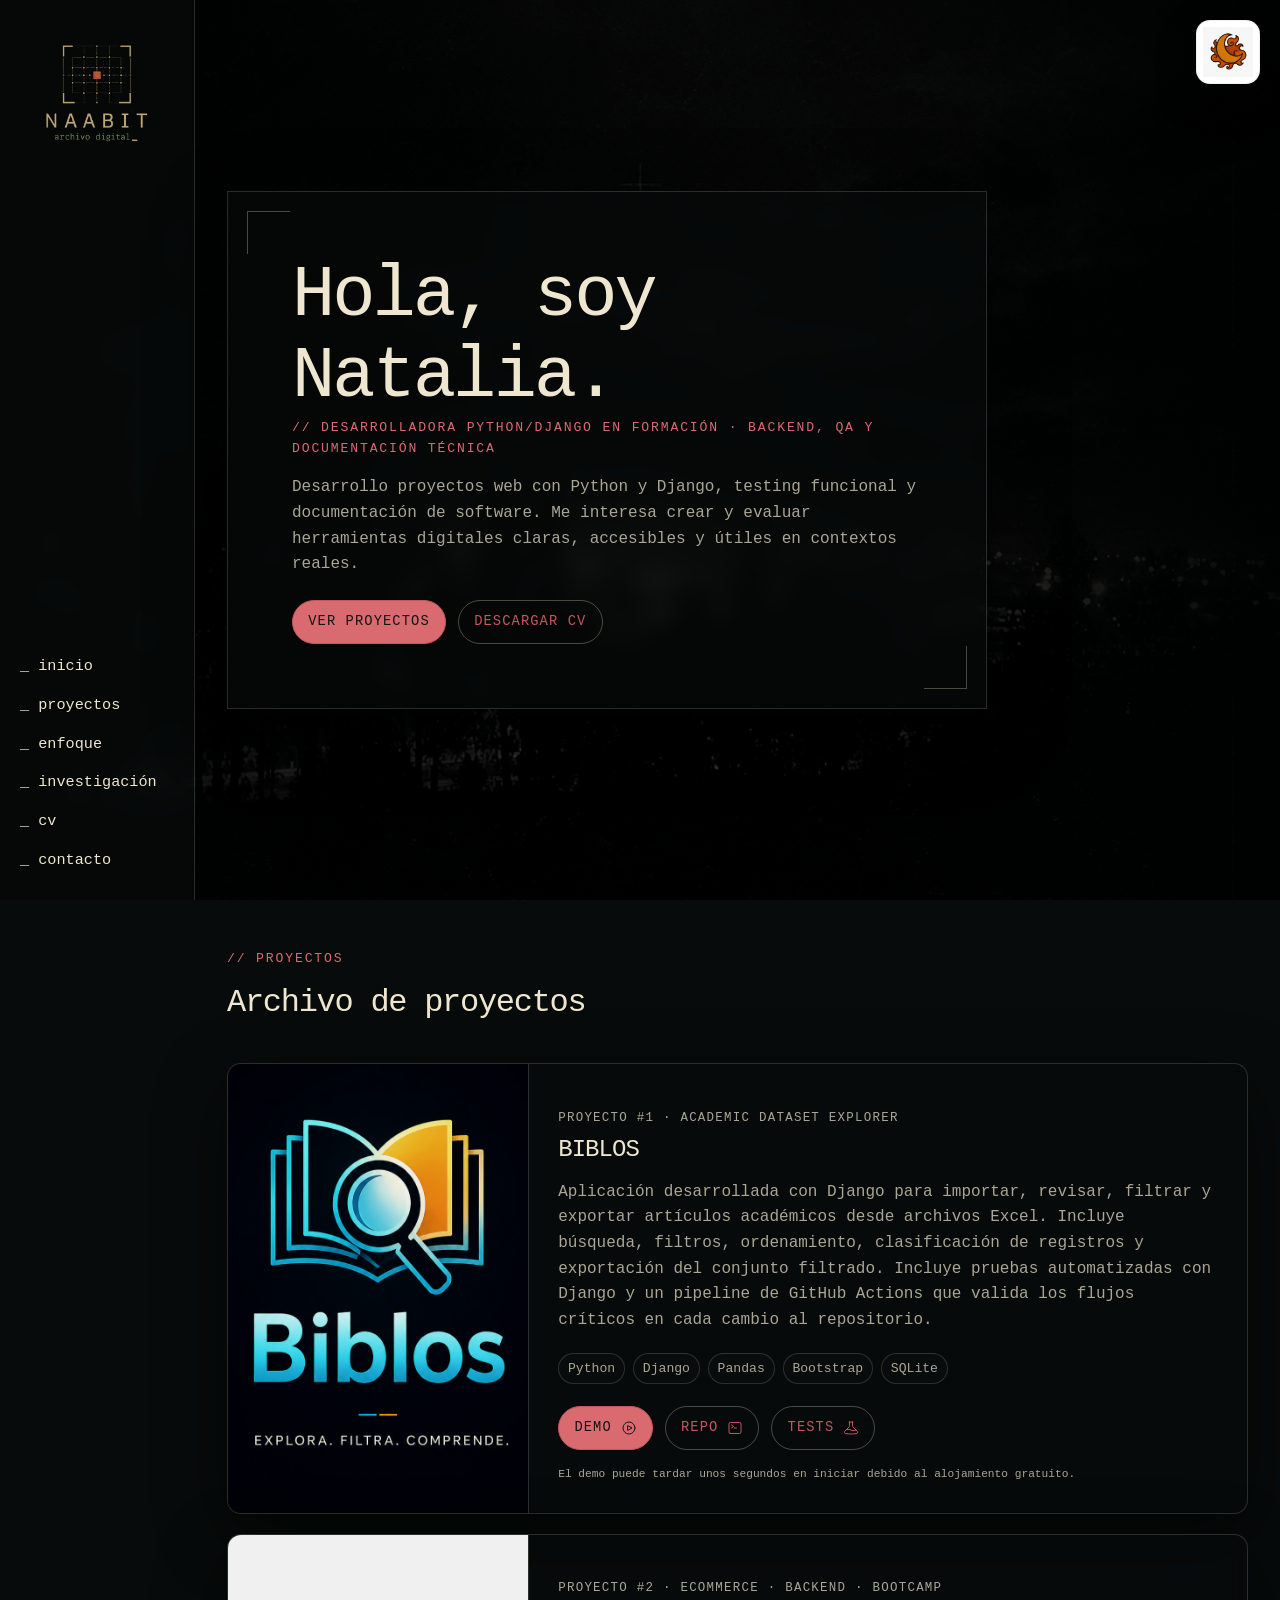
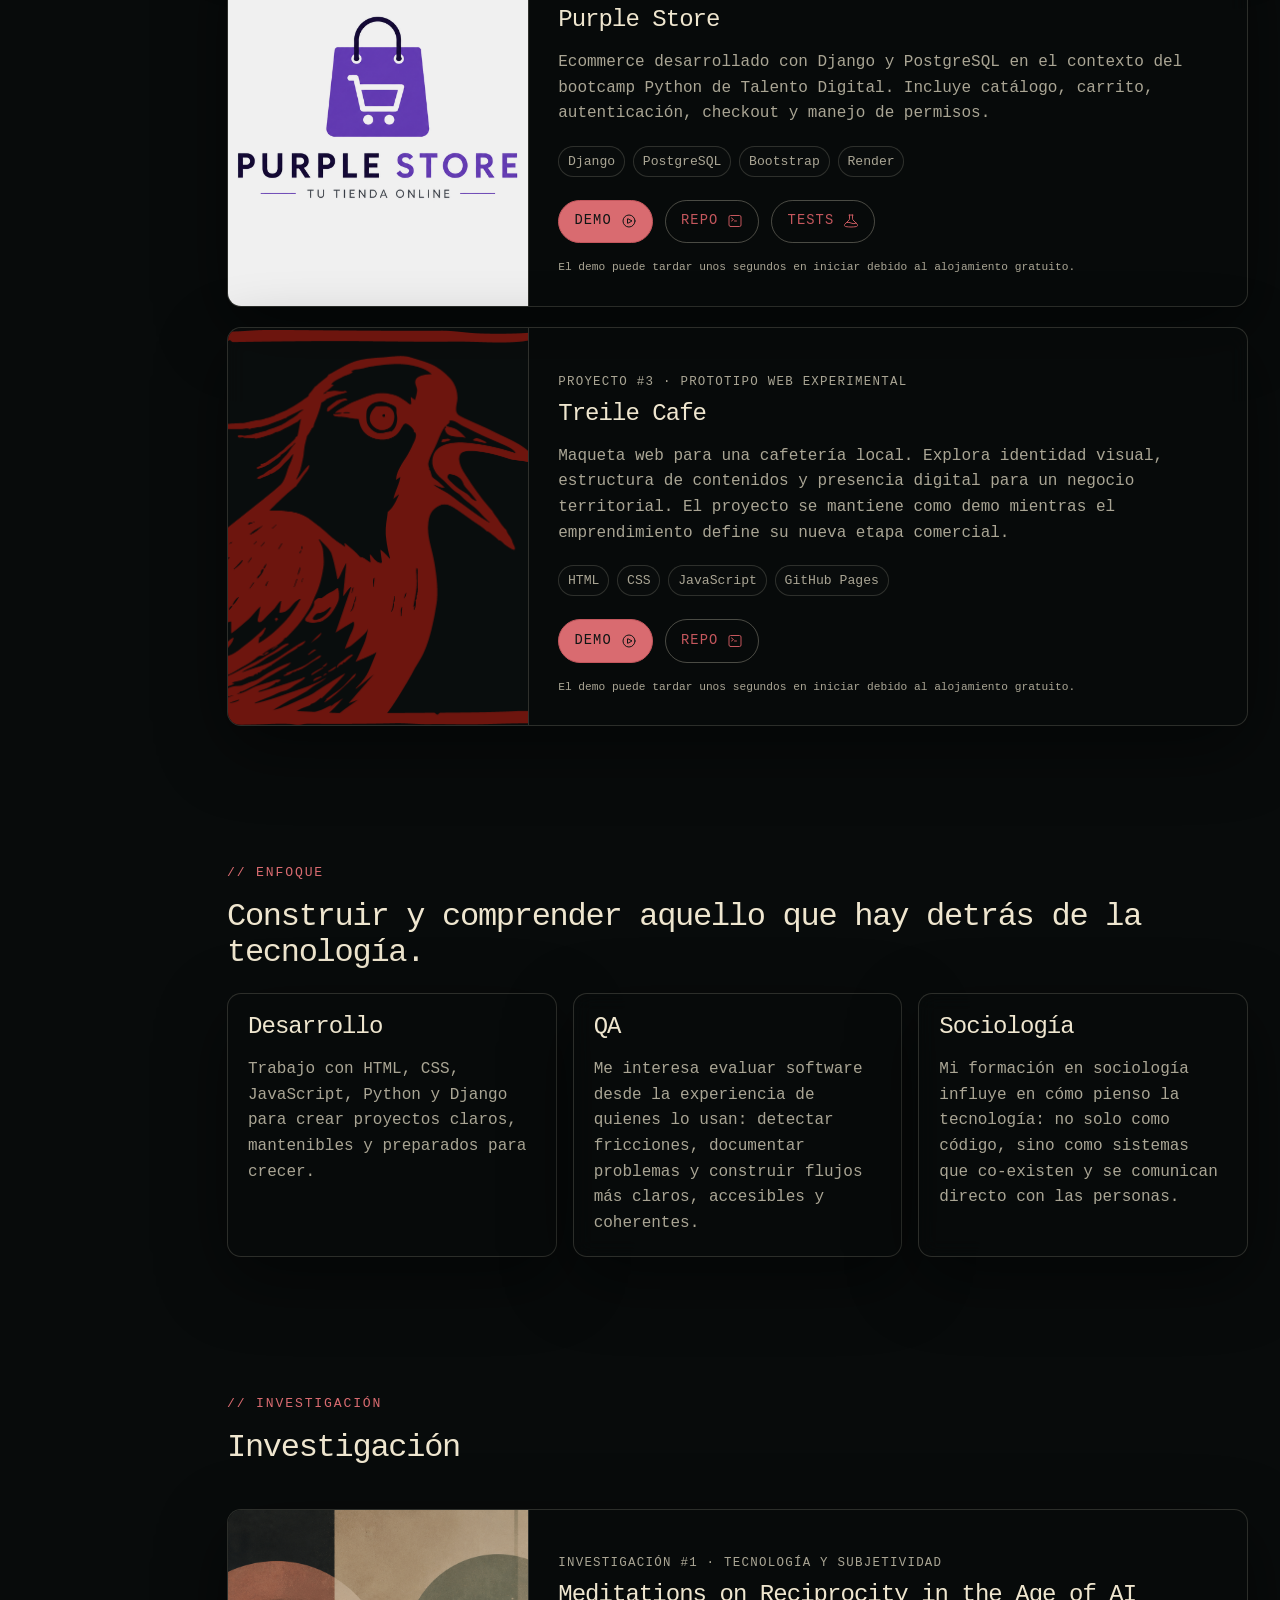
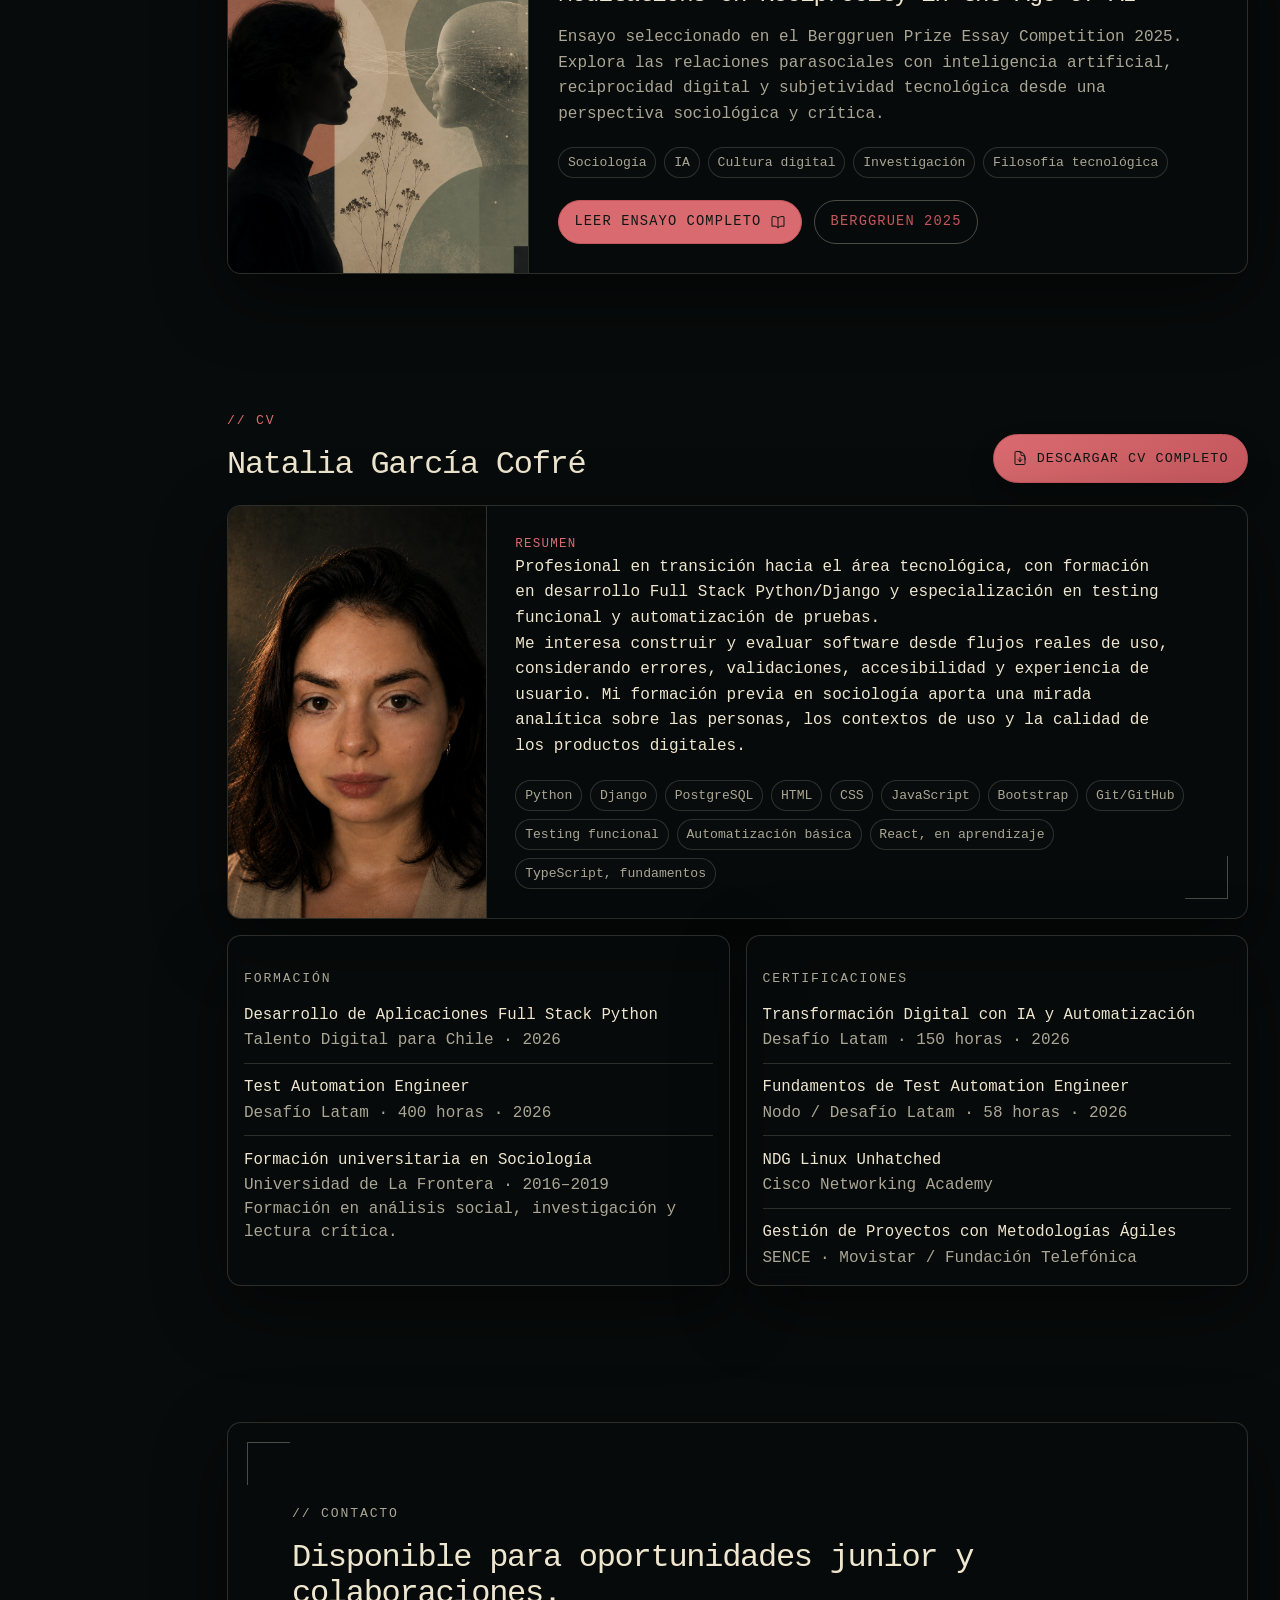
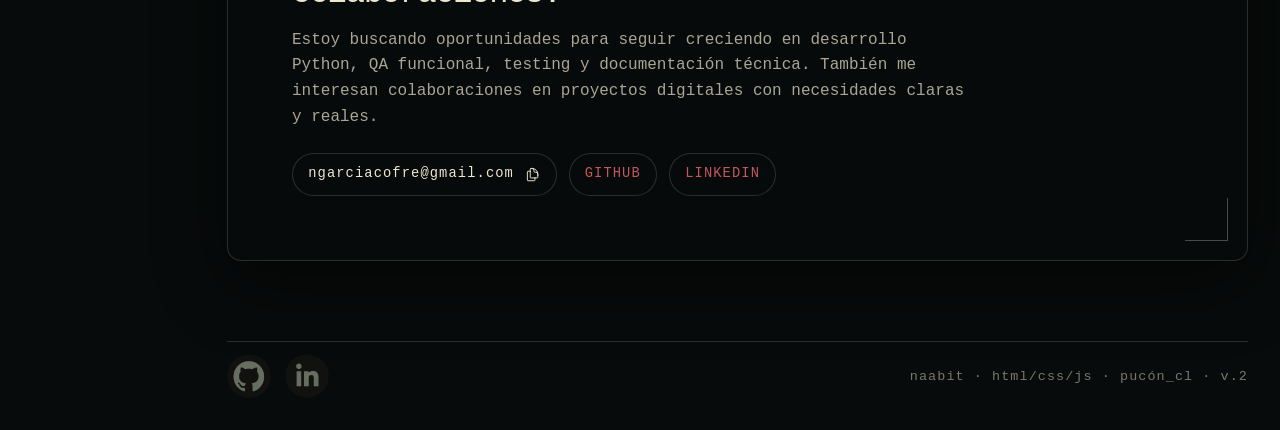
<file: index.html>
<!doctype html>
<html lang="es">
  <head>
    <meta charset="UTF-8" />
    <meta name="viewport" content="width=device-width, initial-scale=1.0" />
    <meta
      name="description"
      content="Portafolio de Natalia García Cofré"
    />
    <title>Natalia García | Naabit</title>

    <script>
      (() => {
        try {
          const storedTheme = localStorage.getItem("naabit-theme");
          const theme =
            storedTheme === "light" || storedTheme === "dark"
              ? storedTheme
              : "dark";
          document.documentElement.dataset.theme = theme;
        } catch {
          document.documentElement.dataset.theme = "dark";
        }
      })();
    </script>

    <link rel="icon" type="image/png" href="./assets/img/favicon/favicon.png" />
    <link rel="stylesheet" href="./assets/css/style.css" />
  </head>

  <body class="is-loading">
    <div class="page-loader" aria-hidden="true">
      <p class="page-loader__label">Natalia Garcia - Portafolio</p>
    </div>

    <div class="site-layout">
      <div data-include="./partials/sidebar.html"></div>

      <main class="main">
        <section class="hero" id="inicio" aria-labelledby="hero-title">
          <div class="hero__panel frame-panel">
            <h1 id="hero-title">Hola, soy Natalia.</h1>

            <p class="eyebrow">
              // Desarrolladora Python/Django en formación · Backend, QA y documentación técnica
            </p>

            <p class="hero__text">
              Desarrollo proyectos web con Python y Django, testing funcional y documentación de software.
              Me interesa crear y evaluar herramientas digitales claras, accesibles y útiles en contextos reales.
            </p>
            <div class="hero__actions">
              <a class="button button--primary" href="#proyectos">Ver proyectos</a>
              <a
                class="button button--ghost"
                href="assets/docs/Curriculum-Natalia-Garcia.pdf"
                download="Curriculum-Natalia-Garcia.pdf"
              >
                Descargar CV
              </a>
            </div>
          </div>
        </section>

        <section
          class="section projects-list"
          id="proyectos"
          aria-labelledby="projects-title"
        >
          <div class="section-header section-header--inline">
            <div>
              <p class="eyebrow">// PROYECTOS</p>
              <h2 id="projects-title">Archivo de proyectos</h2>
            </div>
         
          </div>

          <article class="project-card">
            <figure class="project-card__media">
              <img
                src="./assets/img/projects/biblos.png"
                alt="Vista del proyecto BIBLOS"
                loading="lazy"
              />
            </figure>

            <div class="project-card__body">
              <p class="project-card__kicker">Proyecto #1 · Academic Dataset Explorer</p>
              <h3>BIBLOS</h3>
              <p>
                Aplicación desarrollada con Django para importar, revisar, filtrar y exportar
  artículos académicos desde archivos Excel. Incluye búsqueda, filtros,
  ordenamiento, clasificación de registros y exportación del conjunto filtrado.
  Incluye pruebas automatizadas con Django y un pipeline de GitHub Actions que valida los flujos críticos en cada cambio al repositorio.
              </p>

              <ul class="tag-list" aria-label="Tecnologías utilizadas en BIBLOS">
                <li>Python</li>
                <li>Django</li>
                <li>Pandas</li>
                <li>Bootstrap</li>
                <li>SQLite</li>
              </ul>

              <div class="project-card__actions" aria-label="Enlaces de BIBLOS">
                <a
                  class="button button--primary"
                  href="https://biblos-adql.onrender.com/"
                  target="_blank"
                  rel="noopener noreferrer"
                  aria-label="Ver demo de BIBLOS"
                  title="Ver demo"
                >
                  <span>Demo</span>
                  <svg
                    xmlns="http://www.w3.org/2000/svg"
                    fill="none"
                    viewBox="0 0 24 24"
                    stroke-width="1.5"
                    stroke="currentColor"
                    class="button__icon button__icon--inline"
                    aria-hidden="true"
                  >
                    <path
                      stroke-linecap="round"
                      stroke-linejoin="round"
                      d="M21 12a9 9 0 1 1-18 0 9 9 0 0 1 18 0Z"
                    />
                    <path
                      stroke-linecap="round"
                      stroke-linejoin="round"
                      d="M15.91 11.672a.375.375 0 0 1 0 .656l-5.603 3.113a.375.375 0 0 1-.557-.328V8.887c0-.286.307-.466.557-.327l5.603 3.112Z"
                    />
                  </svg>
                </a>
                <a
                  class="button button--ghost"
                  href="https://github.com/naabit/biblos"
                  target="_blank"
                  rel="noopener noreferrer"
                  aria-label="Repositorio de BIBLOS"
                  title="Repositorio"
                >
                  <span>Repo</span>
                  <svg
                    xmlns="http://www.w3.org/2000/svg"
                    fill="none"
                    viewBox="0 0 24 24"
                    stroke-width="1.5"
                    stroke="currentColor"
                    class="button__icon button__icon--inline"
                    aria-hidden="true"
                  >
                    <path
                      stroke-linecap="round"
                      stroke-linejoin="round"
                      d="m6.75 7.5 3 2.25-3 2.25m4.5 0h3m-9 8.25h13.5A2.25 2.25 0 0 0 21 18V6a2.25 2.25 0 0 0-2.25-2.25H5.25A2.25 2.25 0 0 0 3 6v12a2.25 2.25 0 0 0 2.25 2.25Z"
                    />
                  </svg>
                </a>
                <a
                  class="button button--ghost"
                  href="https://github.com/naabit/biblos/actions"
                  target="_blank"
                  rel="noopener noreferrer"
                  aria-label="Testing de BIBLOS"
                  title="Testing"
                >
                  <span>Tests</span>
                  <svg
                    xmlns="http://www.w3.org/2000/svg"
                    fill="none"
                    viewBox="0 0 24 24"
                    stroke-width="1.5"
                    stroke="currentColor"
                    class="button__icon button__icon--inline"
                    aria-hidden="true"
                  >
                    <path
                      stroke-linecap="round"
                      stroke-linejoin="round"
                      d="M9.75 3.104v5.714a2.25 2.25 0 0 1-.659 1.591L5 14.5M9.75 3.104c-.251.023-.501.05-.75.082m.75-.082a24.301 24.301 0 0 1 4.5 0m0 0v5.714c0 .597.237 1.17.659 1.591L19.8 15.3M14.25 3.104c.251.023.501.05.75.082M19.8 15.3l-1.57.393A9.065 9.065 0 0 1 12 15a9.065 9.065 0 0 0-6.23-.693L5 14.5m14.8.8 1.402 1.402c1.232 1.232.65 3.318-1.067 3.611A48.309 48.309 0 0 1 12 21c-2.773 0-5.491-.235-8.135-.687-1.718-.293-2.3-2.379-1.067-3.61L5 14.5"
                    />
                  </svg>
                </a>
              </div>
              <p class="project-card__note">
                El demo puede tardar unos segundos en iniciar debido al alojamiento gratuito.
              </p>
            </div>
          </article>

          <article class="project-card">
            <figure class="project-card__media">
              <img
                src="./assets/img/projects/purple-store.png"
                alt="Vista del proyecto Purple Store"
                loading="lazy"
              />
            </figure>

            <div class="project-card__body">
              <p class="project-card__kicker">Proyecto #2 · Ecommerce · Backend · Bootcamp</p>
              <h3>Purple Store</h3>
              <p>
                Ecommerce desarrollado con Django y PostgreSQL en el contexto del
                bootcamp Python de Talento Digital. Incluye catálogo, carrito,
                autenticación, checkout y manejo de permisos.
              </p>

              <ul class="tag-list" aria-label="Tecnologías utilizadas en Purple Store">
                <li>Django</li>
                <li>PostgreSQL</li>
                <li>Bootstrap</li>
                <li>Render</li>
              </ul>

              <div class="project-card__actions" aria-label="Enlaces de Purple Store">
                <a
                  class="button button--primary"
                  href="https://ecommerce-portafolio.onrender.com/"
                  target="_blank"
                  rel="noopener noreferrer"
                  aria-label="Ver demo de Purple Store"
                  title="Ver demo"
                >
                  <span>Demo</span>
                  <svg
                    xmlns="http://www.w3.org/2000/svg"
                    fill="none"
                    viewBox="0 0 24 24"
                    stroke-width="1.5"
                    stroke="currentColor"
                    class="button__icon button__icon--inline"
                    aria-hidden="true"
                  >
                    <path
                      stroke-linecap="round"
                      stroke-linejoin="round"
                      d="M21 12a9 9 0 1 1-18 0 9 9 0 0 1 18 0Z"
                    />
                    <path
                      stroke-linecap="round"
                      stroke-linejoin="round"
                      d="M15.91 11.672a.375.375 0 0 1 0 .656l-5.603 3.113a.375.375 0 0 1-.557-.328V8.887c0-.286.307-.466.557-.327l5.603 3.112Z"
                    />
                  </svg>
                </a>
                <a
                  class="button button--ghost"
                  href="https://github.com/naabit/ecommerce_portafolio"
                  target="_blank"
                  rel="noopener noreferrer"
                  aria-label="Repositorio de Purple Store"
                  title="Repositorio"
                >
                  <span>Repo</span>
                  <svg
                    xmlns="http://www.w3.org/2000/svg"
                    fill="none"
                    viewBox="0 0 24 24"
                    stroke-width="1.5"
                    stroke="currentColor"
                    class="button__icon button__icon--inline"
                    aria-hidden="true"
                  >
                    <path
                      stroke-linecap="round"
                      stroke-linejoin="round"
                      d="m6.75 7.5 3 2.25-3 2.25m4.5 0h3m-9 8.25h13.5A2.25 2.25 0 0 0 21 18V6a2.25 2.25 0 0 0-2.25-2.25H5.25A2.25 2.25 0 0 0 3 6v12a2.25 2.25 0 0 0 2.25 2.25Z"
                    />
                  </svg>
                </a>
                <a
                  class="button button--ghost"
                  href="https://github.com/naabit/ecommerce-testing-portfolio"
                  target="_blank"
                  rel="noopener noreferrer"
                  aria-label="Testing de Purple Store"
                  title="Testing"
                >
                  <span>Tests</span>
                  <svg
                    xmlns="http://www.w3.org/2000/svg"
                    fill="none"
                    viewBox="0 0 24 24"
                    stroke-width="1.5"
                    stroke="currentColor"
                    class="button__icon button__icon--inline"
                    aria-hidden="true"
                  >
                    <path
                      stroke-linecap="round"
                      stroke-linejoin="round"
                      d="M9.75 3.104v5.714a2.25 2.25 0 0 1-.659 1.591L5 14.5M9.75 3.104c-.251.023-.501.05-.75.082m.75-.082a24.301 24.301 0 0 1 4.5 0m0 0v5.714c0 .597.237 1.17.659 1.591L19.8 15.3M14.25 3.104c.251.023.501.05.75.082M19.8 15.3l-1.57.393A9.065 9.065 0 0 1 12 15a9.065 9.065 0 0 0-6.23-.693L5 14.5m14.8.8 1.402 1.402c1.232 1.232.65 3.318-1.067 3.611A48.309 48.309 0 0 1 12 21c-2.773 0-5.491-.235-8.135-.687-1.718-.293-2.3-2.379-1.067-3.61L5 14.5"
                    />
                  </svg>
                </a>
              </div>
              <p class="project-card__note">
                El demo puede tardar unos segundos en iniciar debido al alojamiento gratuito.
              </p>
            </div>
          </article>

          <article class="project-card">
            <figure class="project-card__media">
              <img
                src="./assets/img/projects/treile-cafe.png"
                alt="Isologotipo del proyecto Treile Cafe"
                loading="lazy"
              />
            </figure>

            <div class="project-card__body">
              <p class="project-card__kicker">Proyecto #3 · Prototipo web experimental</p>
              <h3>Treile Cafe</h3>
              <p>
                Maqueta web para una cafetería local. Explora identidad visual, estructura de contenidos y presencia digital para un negocio territorial. El proyecto se mantiene como demo mientras el emprendimiento define su nueva etapa comercial.

              </p>

              <ul class="tag-list" aria-label="Tecnologías utilizadas en Treile Cafe">
                <li>HTML</li>
                <li>CSS</li>
                <li>JavaScript</li>
                <li>GitHub Pages</li>
                              </ul>

              <div class="project-card__actions" aria-label="Enlaces de Treile Cafe">
                <a
                  class="button button--primary"
                  href="https://naabit.github.io/treile-cafe-site/index.html"
                  target="_blank"
                  rel="noopener noreferrer"
                  aria-label="Ver demo de Treile Cafe"
                  title="Ver demo"
                >
                  <span>Demo</span>
                  <svg
                    xmlns="http://www.w3.org/2000/svg"
                    fill="none"
                    viewBox="0 0 24 24"
                    stroke-width="1.5"
                    stroke="currentColor"
                    class="button__icon button__icon--inline"
                    aria-hidden="true"
                  >
                    <path
                      stroke-linecap="round"
                      stroke-linejoin="round"
                      d="M21 12a9 9 0 1 1-18 0 9 9 0 0 1 18 0Z"
                    />
                    <path
                      stroke-linecap="round"
                      stroke-linejoin="round"
                      d="M15.91 11.672a.375.375 0 0 1 0 .656l-5.603 3.113a.375.375 0 0 1-.557-.328V8.887c0-.286.307-.466.557-.327l5.603 3.112Z"
                    />
                  </svg>
                </a>
                <a
                  class="button button--ghost"
                  href="https://github.com/naabit/treile-cafe-site"
                  target="_blank"
                  rel="noopener noreferrer"
                  aria-label="Repositorio de Treile Cafe"
                  title="Repositorio"
                >
                  <span>Repo</span>
                  <svg
                    xmlns="http://www.w3.org/2000/svg"
                    fill="none"
                    viewBox="0 0 24 24"
                    stroke-width="1.5"
                    stroke="currentColor"
                    class="button__icon button__icon--inline"
                    aria-hidden="true"
                  >
                    <path
                      stroke-linecap="round"
                      stroke-linejoin="round"
                      d="m6.75 7.5 3 2.25-3 2.25m4.5 0h3m-9 8.25h13.5A2.25 2.25 0 0 0 21 18V6a2.25 2.25 0 0 0-2.25-2.25H5.25A2.25 2.25 0 0 0 3 6v12a2.25 2.25 0 0 0 2.25 2.25Z"
                    />
                  </svg>
                </a>
              </div>
              <p class="project-card__note">
                El demo puede tardar unos segundos en iniciar debido al alojamiento gratuito.
              </p>
            </div>
          </article>
        </section>

        <section class="section intro" id="enfoque" aria-labelledby="intro-title">
          <div class="section-header">
            <p class="eyebrow">// ENFOQUE</p>
            <h2 id="intro-title">
              Construir y comprender aquello que hay detrás de la tecnología.
            </h2>
          </div>

          <div class="intro__grid">
            <article class="info-card">
              <h3>Desarrollo</h3>
              <p>
                Trabajo con HTML, CSS, JavaScript, Python y Django para crear
                proyectos claros, mantenibles y preparados para crecer.
              </p>
            </article>

            <article class="info-card">
              <h3>QA</h3>
              <p>
                Me interesa evaluar software desde la experiencia de quienes lo usan:
                detectar fricciones, documentar problemas y construir flujos más claros,
                accesibles y coherentes.
              </p>
            </article>

            <article class="info-card">
              <h3>Sociología</h3>
              <p>
                Mi formación en sociología influye en cómo pienso la tecnología:
                no solo como código, sino como sistemas que co-existen y se comunican
                directo con las personas.
              </p>
            </article>
          </div>
        </section>

        <section
          class="section projects-preview"
          id="investigacion"
          aria-labelledby="research-title"
        >
          <div class="section-header section-header--inline">
            <div>
              <p class="eyebrow">// INVESTIGACIÓN</p>
              <h2 id="research-title">Investigación</h2>
            </div>
          </div>

          <article class="project-card project-card--featured">
            <figure class="project-card__media">
              <img
                src="./assets/img/projects/ensayo.png"
                alt="Investigación sobre reciprocidad e inteligencia artificial"
                loading="lazy"
              />
            </figure>

            <div class="project-card__body">
              <p class="project-card__kicker">Investigación #1 · Tecnología y subjetividad</p>

              <h3>Meditations on Reciprocity in the Age of AI</h3>

              <p>
                Ensayo seleccionado en el Berggruen Prize Essay Competition 2025.
                Explora las relaciones parasociales con inteligencia artificial,
                reciprocidad digital y subjetividad tecnológica desde una perspectiva
                sociológica y crítica.
              </p>

              <ul class="tag-list" aria-label="Temas del ensayo">
                <li>Sociología</li>
                <li>IA</li>
                <li>Cultura digital</li>
                <li>Investigación</li>
                <li>Filosofía tecnológica</li>
              </ul>

              <div class="project-card__actions" aria-label="Enlaces del ensayo">
                <a
                  class="button button--primary"
                  href="https://loc.closertotruth.com/essay/meditations-on-reciprocity-in-the-age-of-ai-from-descartes-to-augmented-parasociality"
                  target="_blank"
                  rel="noopener noreferrer"
                  title="Leer ensayo completo"
                >
                  Leer ensayo completo
                  <svg
                    xmlns="http://www.w3.org/2000/svg"
                    fill="none"
                    viewBox="0 0 24 24"
                    stroke-width="1.5"
                    stroke="currentColor"
                    class="button__icon button__icon--inline"
                    aria-hidden="true"
                  >
                    <path
                      stroke-linecap="round"
                      stroke-linejoin="round"
                      d="M12 6.042A8.967 8.967 0 0 0 6 3.75c-1.052 0-2.062.18-3 .512v14.25A8.987 8.987 0 0 1 6 18c2.305 0 4.408.867 6 2.292m0-14.25a8.966 8.966 0 0 1 6-2.292c1.052 0 2.062.18 3 .512v14.25A8.987 8.987 0 0 0 18 18a8.967 8.967 0 0 0-6 2.292m0-14.25v14.25"
                    />
                  </svg>
                </a>

                <a
                  class="button button--ghost"
                  href="https://loc.closertotruth.com/berggruen-prize-essay-competition-2025"
                  target="_blank"
                  rel="noopener noreferrer"
                  title="Sobre la publicación"
                >
                  Berggruen 2025
                </a>
              </div>
            </div>
          </article>
        </section>

        <section class="section cv-section" id="cv" aria-labelledby="cv-title">
          <div class="section-header section-header--inline">
            <div>
              <p class="eyebrow">// CV</p>
              <h2 id="cv-title">Natalia García Cofré</h2>
            </div>
            <a
              class="cv-download"
              href="assets/docs/Curriculum-Natalia-Garcia.pdf"
              download="Curriculum-Natalia-Garcia.pdf"
            >
              <svg
                xmlns="http://www.w3.org/2000/svg"
                fill="none"
                viewBox="0 0 24 24"
                stroke-width="1.5"
                stroke="currentColor"
                class="cv-download__icon"
                aria-hidden="true"
              >
                <path
                  stroke-linecap="round"
                  stroke-linejoin="round"
                  d="M19.5 14.25v-2.625a3.375 3.375 0 0 0-3.375-3.375h-1.5A1.125 1.125 0 0 1 13.5 7.125v-1.5a3.375 3.375 0 0 0-3.375-3.375H8.25m.75 12 3 3m0 0 3-3m-3 3v-6m-1.5-9H5.625c-.621 0-1.125.504-1.125 1.125v17.25c0 .621.504 1.125 1.125 1.125h12.75c.621 0 1.125-.504 1.125-1.125V11.25a9 9 0 0 0-9-9Z"
                />
              </svg>
              <span>Descargar CV completo</span>
            </a>
          </div>

          <div class="cv-layout">
            <article class="cv-profile frame-panel">
              <figure class="cv-profile__media">
                <img
                  src="./assets/img/profile/perfil.png"
                  alt="Retrato de Natalia Garcia"
                  loading="lazy"
                />
              </figure>

              <div class="cv-profile__body">
                <p class="project-card__kicker">Resumen</p>
               
                <p class="cv-copy">
                  Profesional en transición hacia el área tecnológica, con formación en
                  desarrollo Full Stack Python/Django y especialización en testing
                  funcional y automatización de pruebas.
                </p>
                <p class="cv-copy">
                  Me interesa construir y evaluar software desde flujos reales de uso,
                  considerando errores, validaciones, accesibilidad y experiencia de
                  usuario. Mi formación previa en sociología aporta una mirada analítica
                  sobre las personas, los contextos de uso y la calidad de los productos
                  digitales.
                </p>

                <ul class="tag-list cv-stack" aria-label="Stack y áreas de trabajo">
                  <li>Python</li>
                  <li>Django</li>
                  <li>PostgreSQL</li>
                  <li>HTML</li>
                  <li>CSS</li>
                  <li>JavaScript</li>
                  <li>Bootstrap</li>
                  <li>Git/GitHub</li>
                  <li>Testing funcional</li>
                  <li>Automatización básica</li>
                  <li>React, en aprendizaje</li>
                  <li>TypeScript, fundamentos</li>
                </ul>
              </div>
            </article>

            <div class="cv-grid">
              <article class="info-card cv-card">
                <p class="eyebrow">Formación</p>
                <ul class="cv-list">
                  <li>
                    <strong><a href="https://acreditta.com/credential/1b093081-d14d-458e-a0ff-f20a1e03487c?utm_source=copy&amp;resource_type=badge&amp;resource=1b093081-d14d-458e-a0ff-f20a1e03487c" target="_blank" rel="noopener noreferrer">Desarrollo de Aplicaciones Full Stack Python</a></strong>
                    <span>Talento Digital para Chile · 2026</span>
                  </li>
                  <li>
                    <strong><a href="https://drive.google.com/file/d/1nXvD0d7Q6rV4WrnhYBP-T9habJBA5LOC/view" target="_blank" rel="noopener noreferrer">Test Automation Engineer</a></strong>
                    <span>Desafío Latam · 400 horas · 2026</span>
                  </li>
                  <li>
                    <strong>Formación universitaria en Sociología</strong>
                    <span>Universidad de La Frontera · 2016–2019</span>
                    <span>Formación en análisis social, investigación y lectura crítica.</span>
                  </li>
                </ul>
              </article>

              <article class="info-card cv-card">
                <p class="eyebrow">Certificaciones</p>
                <ul class="cv-list">
                  <li>
                    <strong><a href="https://drive.google.com/file/d/1O0ClMxR_2RqCRDNe1PTMragcGR-EZ21w/view?usp=sharing" target="_blank" rel="noopener noreferrer">Transformación Digital con IA y Automatización</a></strong>
                    <span>Desafío Latam · 150 horas · 2026</span>
                  </li>
                  <li>
                    <strong><a href="https://drive.google.com/file/d/1Xo8-DrMdQPS5Ubs-uxffksuEOo8TcP1F/view?usp=sharing" target="_blank" rel="noopener noreferrer">Fundamentos de Test Automation Engineer</a></strong>
                    <span>Nodo / Desafío Latam · 58 horas · 2026</span>
                  </li>
                  <li>
                    <strong><a href="https://drive.google.com/file/d/10uEG-2bQ6M_fmjWRBORK6n0UhUWyj4Q_/view?usp=sharing" target="_blank" rel="noopener noreferrer">NDG Linux Unhatched</a></strong>
                    <span>Cisco Networking Academy</span>
                  </li>
                  <li>
                    <strong><a href="https://drive.google.com/file/d/1MkPyHT_rA7sqMEEII-9rd4pFSx6bOiCQ/view?usp=sharing" target="_blank" rel="noopener noreferrer">Gestión de Proyectos con Metodologías Ágiles</a></strong>
                    <span>SENCE · Movistar / Fundación Telefónica</span>
                  </li>
                </ul>
              </article>
            </div>
          </div>
        </section>

        <section class="section contact-band" id="contacto" aria-labelledby="contact-title">
          <div class="frame-panel">
            <p class="eyebrow">// CONTACTO</p>
            <h2 id="contact-title">Disponible para oportunidades junior y colaboraciones.</h2>
            <p>
               Estoy buscando oportunidades para seguir creciendo en desarrollo Python,
  QA funcional, testing y documentación técnica. También me interesan
  colaboraciones en proyectos digitales con necesidades claras y reales.
            </p>

            <div class="contact-options" aria-label="Opciones de contacto">
              <div class="contact-email-group">
                <button
                  class="contact-copy"
                  type="button"
                  data-copy-email="ngarciacofre@gmail.com"
                  aria-label="Copiar correo ngarciacofre@gmail.com"
                  title="Copiar correo"
                >
                  <span class="contact-copy__text">ngarciacofre@gmail.com</span>
                  <svg
                    xmlns="http://www.w3.org/2000/svg"
                    fill="none"
                    viewBox="0 0 24 24"
                    stroke-width="1.5"
                    stroke="currentColor"
                    class="contact-copy__icon contact-copy__icon--copy"
                    aria-hidden="true"
                  >
                    <path
                      stroke-linecap="round"
                      stroke-linejoin="round"
                      d="M15.75 17.25v3.375c0 .621-.504 1.125-1.125 1.125h-9.75a1.125 1.125 0 0 1-1.125-1.125V7.875c0-.621.504-1.125 1.125-1.125H6.75a9.06 9.06 0 0 1 1.5.124m7.5 10.376h3.375c.621 0 1.125-.504 1.125-1.125V11.25c0-4.46-3.243-8.161-7.5-8.876a9.06 9.06 0 0 0-1.5-.124H9.375c-.621 0-1.125.504-1.125 1.125v3.5m7.5 10.375H9.375a1.125 1.125 0 0 1-1.125-1.125v-9.25m12 6.625v-1.875a3.375 3.375 0 0 0-3.375-3.375h-1.5a1.125 1.125 0 0 1-1.125-1.125v-1.5a3.375 3.375 0 0 0-3.375-3.375H9.75"
                    />
                  </svg>
                  <svg
                    xmlns="http://www.w3.org/2000/svg"
                    fill="none"
                    viewBox="0 0 24 24"
                    stroke-width="1.5"
                    stroke="currentColor"
                    class="contact-copy__icon contact-copy__icon--success"
                    aria-hidden="true"
                  >
                    <path
                      stroke-linecap="round"
                      stroke-linejoin="round"
                      d="M11.35 3.836c-.065.21-.1.433-.1.664 0 .414.336.75.75.75h4.5a.75.75 0 0 0 .75-.75 2.25 2.25 0 0 0-.1-.664m-5.8 0A2.251 2.251 0 0 1 13.5 2.25H15c1.012 0 1.867.668 2.15 1.586m-5.8 0c-.376.023-.75.05-1.124.08C9.095 4.01 8.25 4.973 8.25 6.108V8.25m8.9-4.414c.376.023.75.05 1.124.08 1.131.094 1.976 1.057 1.976 2.192V16.5A2.25 2.25 0 0 1 18 18.75h-2.25m-7.5-10.5H4.875c-.621 0-1.125.504-1.125 1.125v11.25c0 .621.504 1.125 1.125 1.125h9.75c.621 0 1.125-.504 1.125-1.125V18.75m-7.5-10.5h6.375c.621 0 1.125.504 1.125 1.125v9.375m-8.25-3 1.5 1.5 3-3.75"
                    />
                  </svg>
                </button>
              </div>
              <a
                class="contact-link"
                href="https://github.com/naabit"
                target="_blank"
                rel="noopener noreferrer"
              >
                GitHub
              </a>
              <a
                class="contact-link"
                href="https://www.linkedin.com/in/natalia-garcia-cofre"
                target="_blank"
                rel="noopener noreferrer"
              >
                LinkedIn
              </a>
            </div>
          </div>
        </section>

        <div data-include="./partials/footer.html"></div>
      </main>
    </div>

    <script src="./assets/js/includes.js"></script>
    <script src="./assets/js/main.js"></script>
  </body>
</html>
</file>
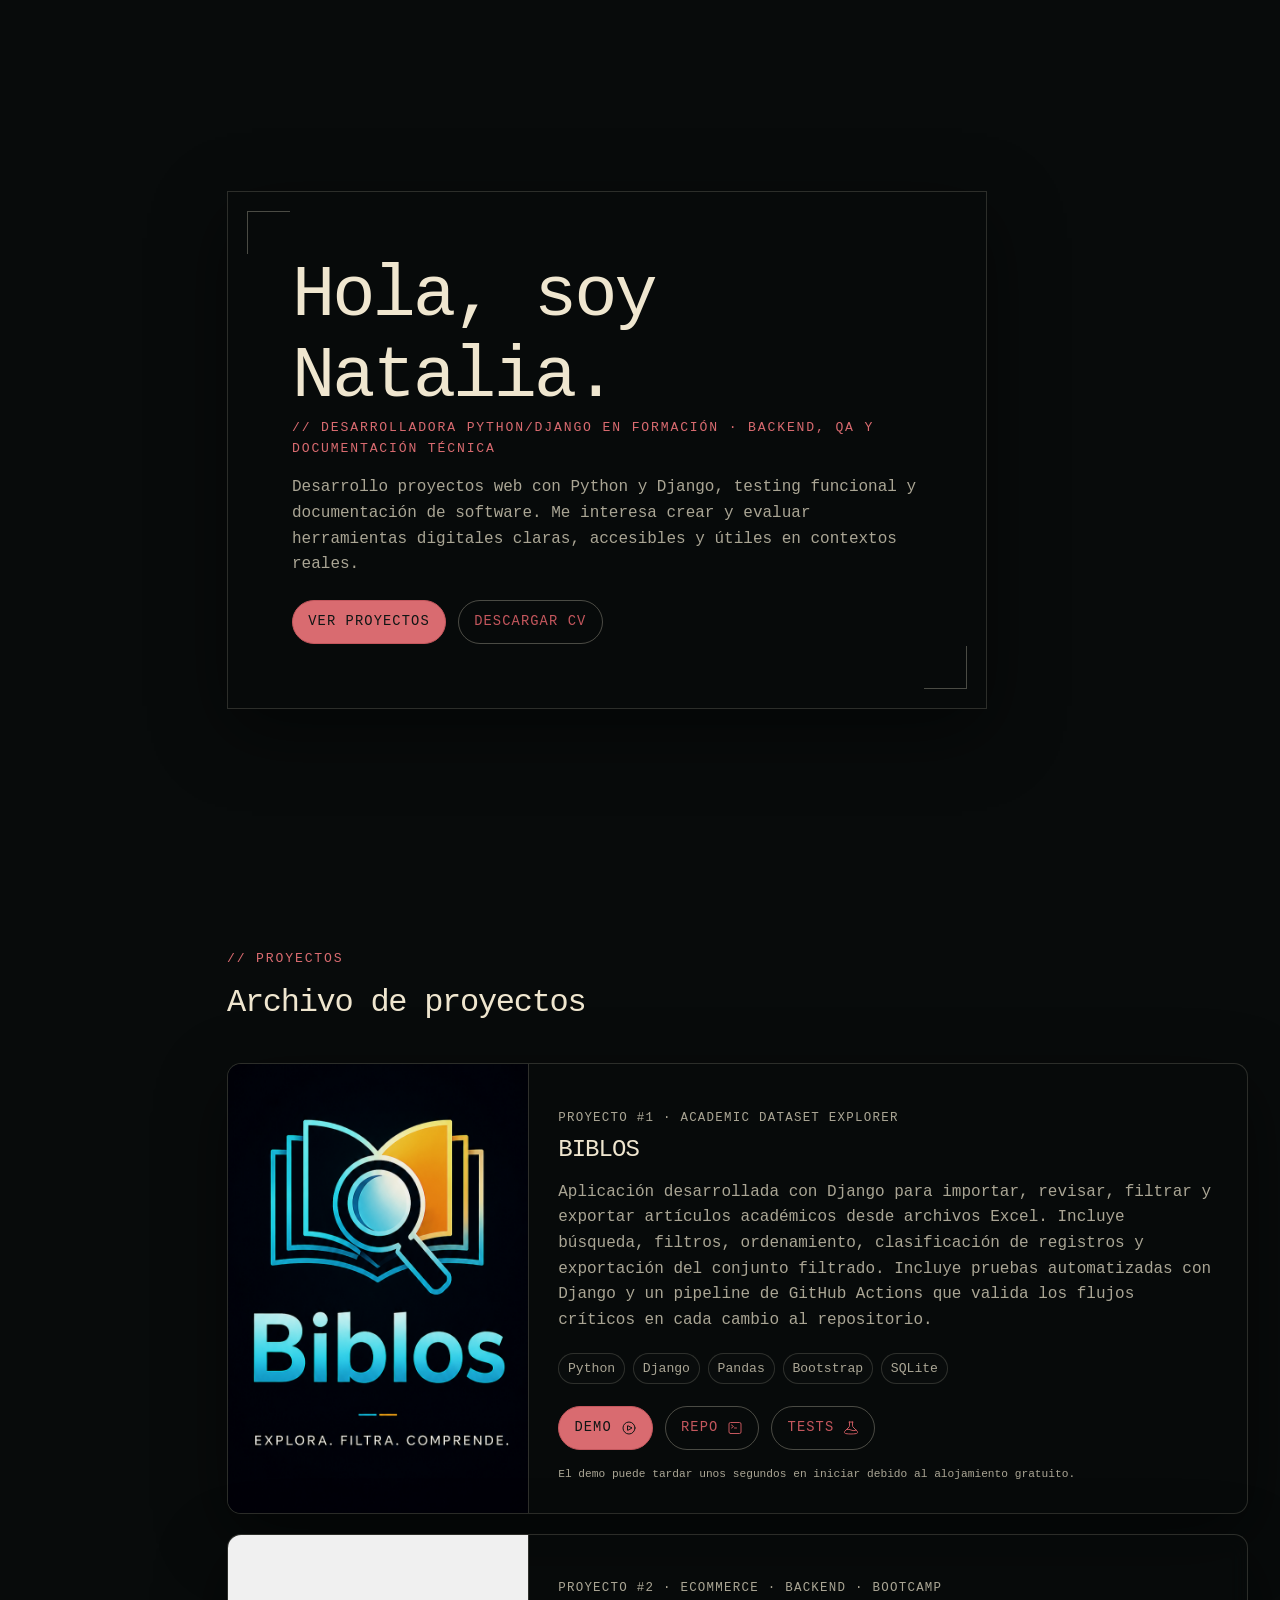
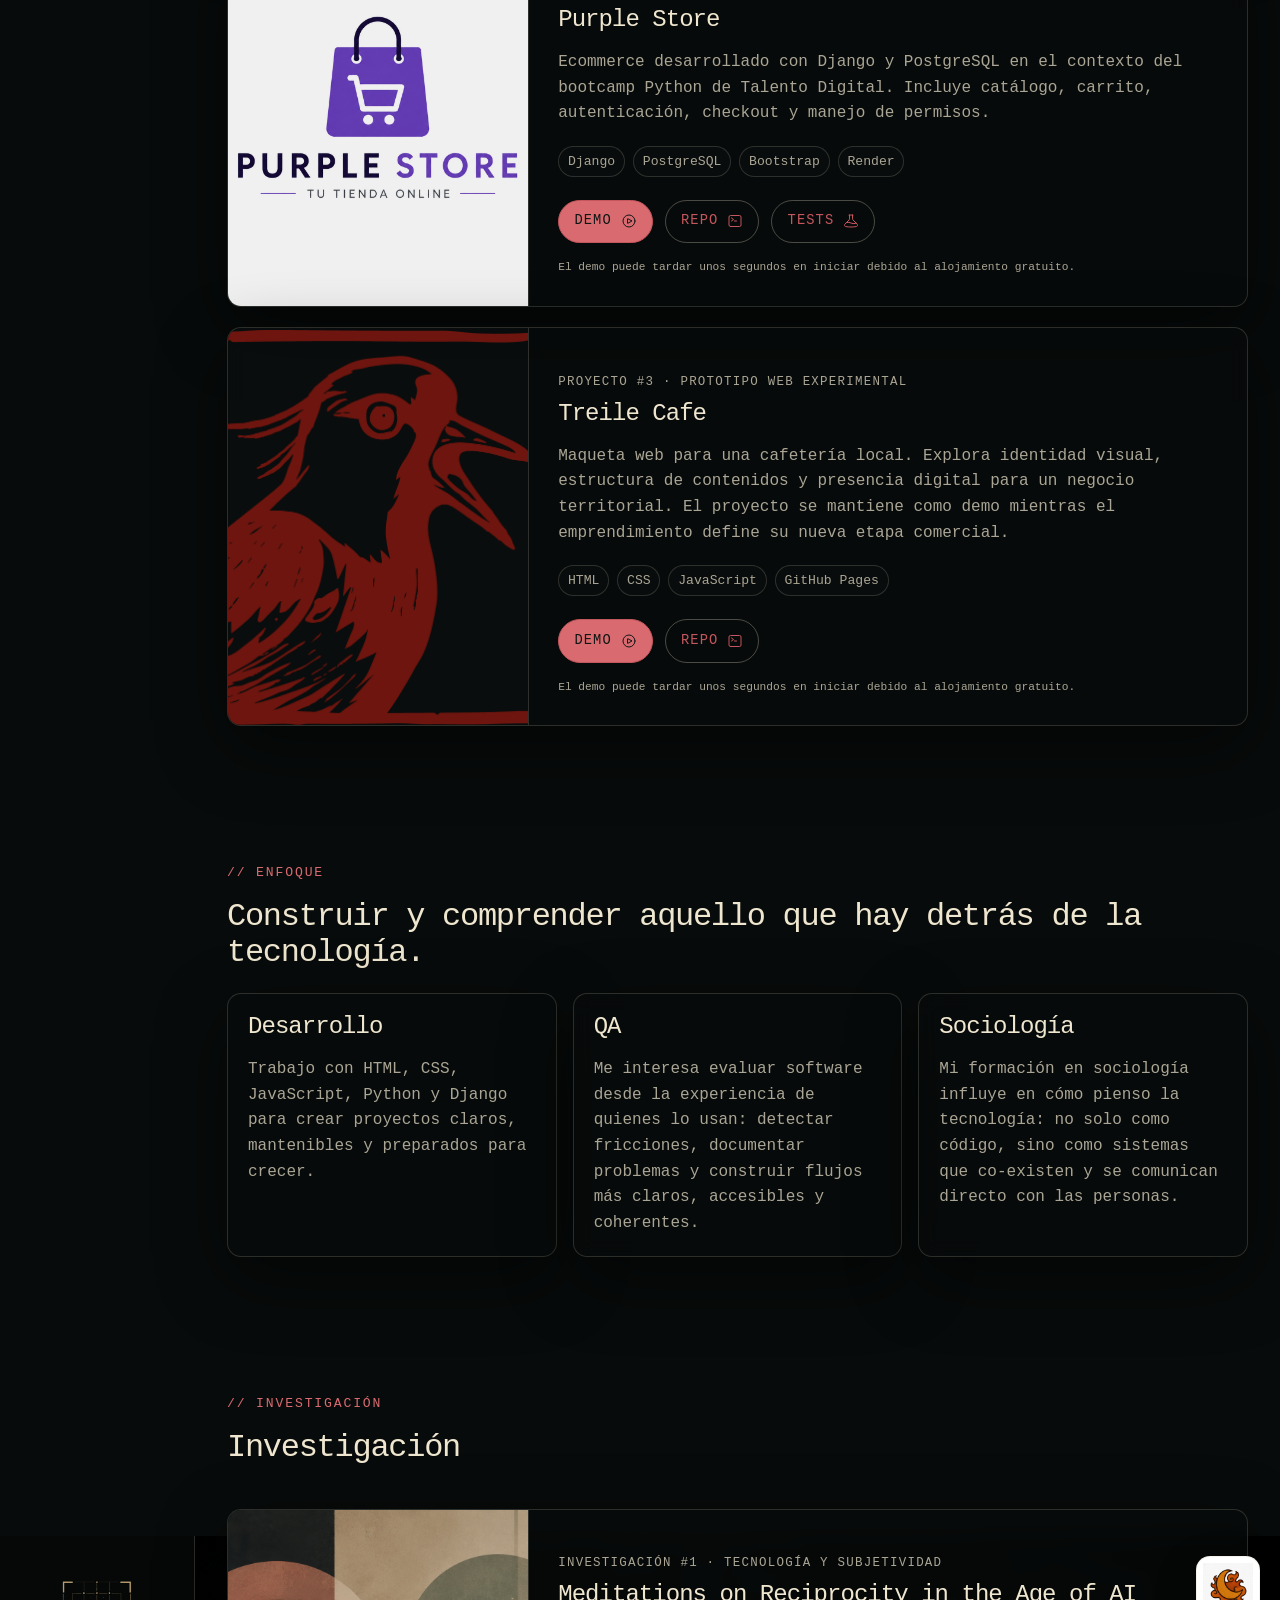
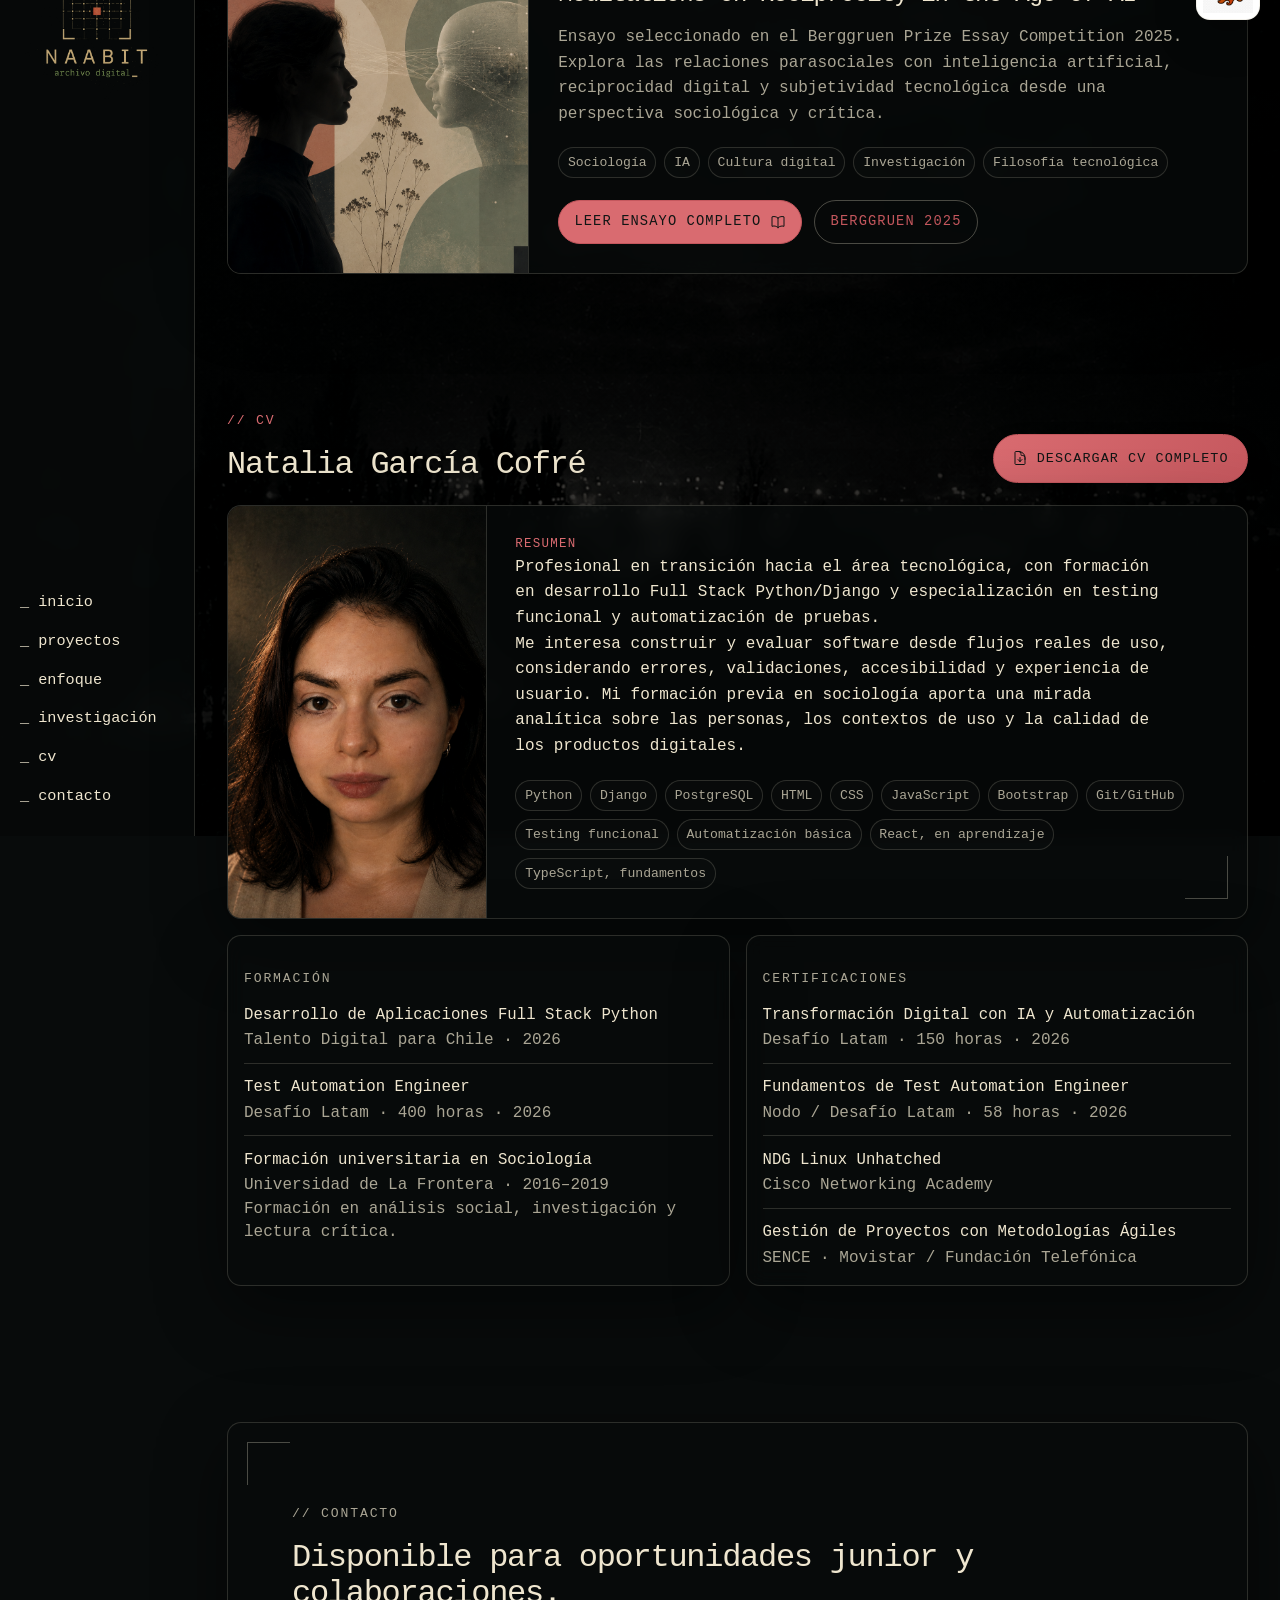
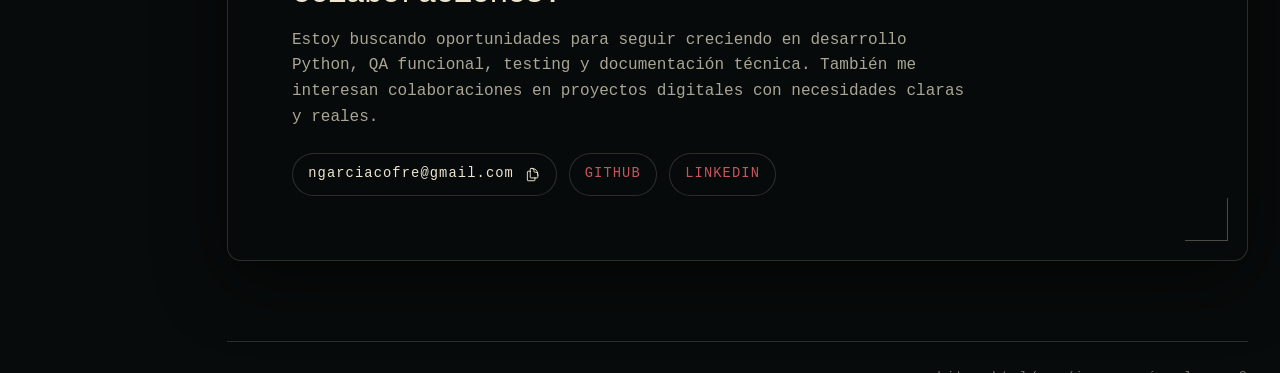
<file: contacto.html>
<!doctype html>
<html lang="es">
  <head>
    <meta charset="UTF-8" />
    <meta http-equiv="refresh" content="0; url=./index.html#contacto" />
    <meta name="viewport" content="width=device-width, initial-scale=1.0" />
    <title>Redirigiendo a contacto</title>
    <link rel="canonical" href="./index.html#contacto" />
  </head>
  <body>
    <p>Redirigiendo a <a href="./index.html#contacto">contacto</a>…</p>
  </body>
</html>
</file>
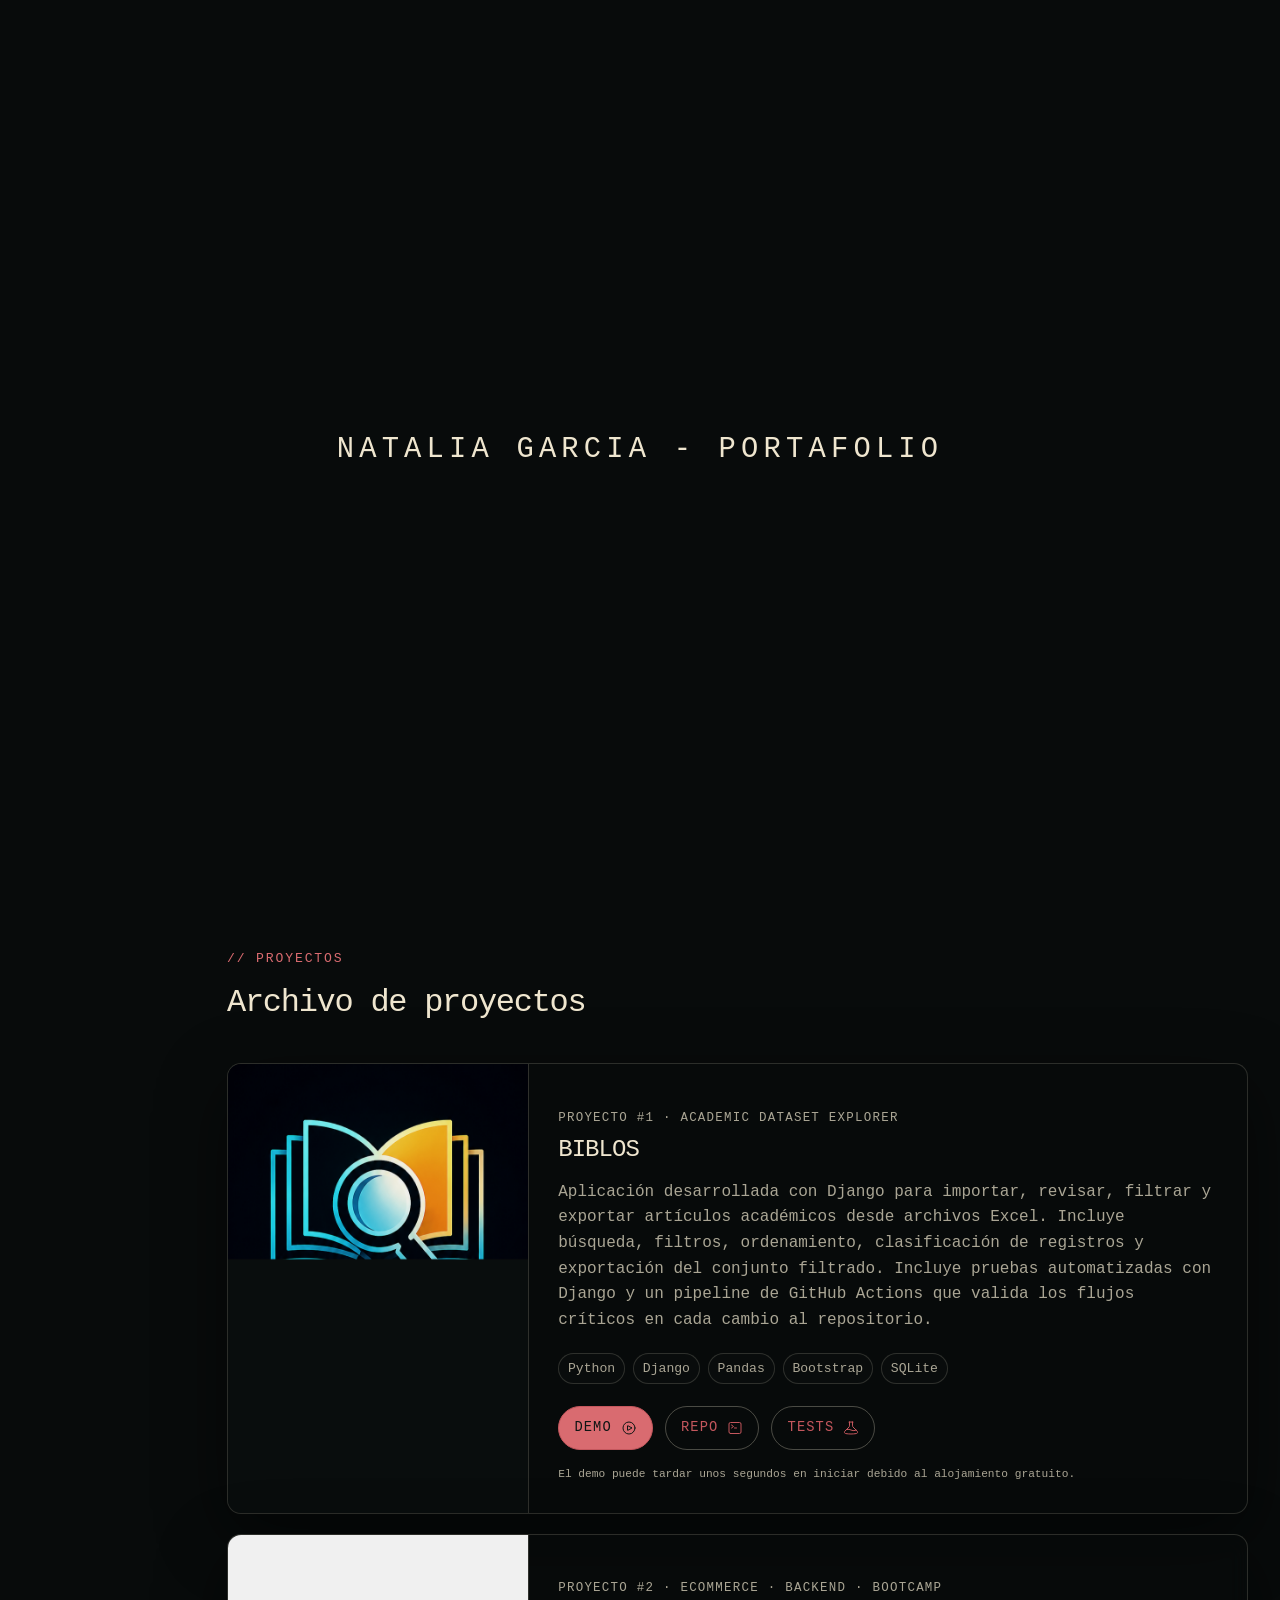
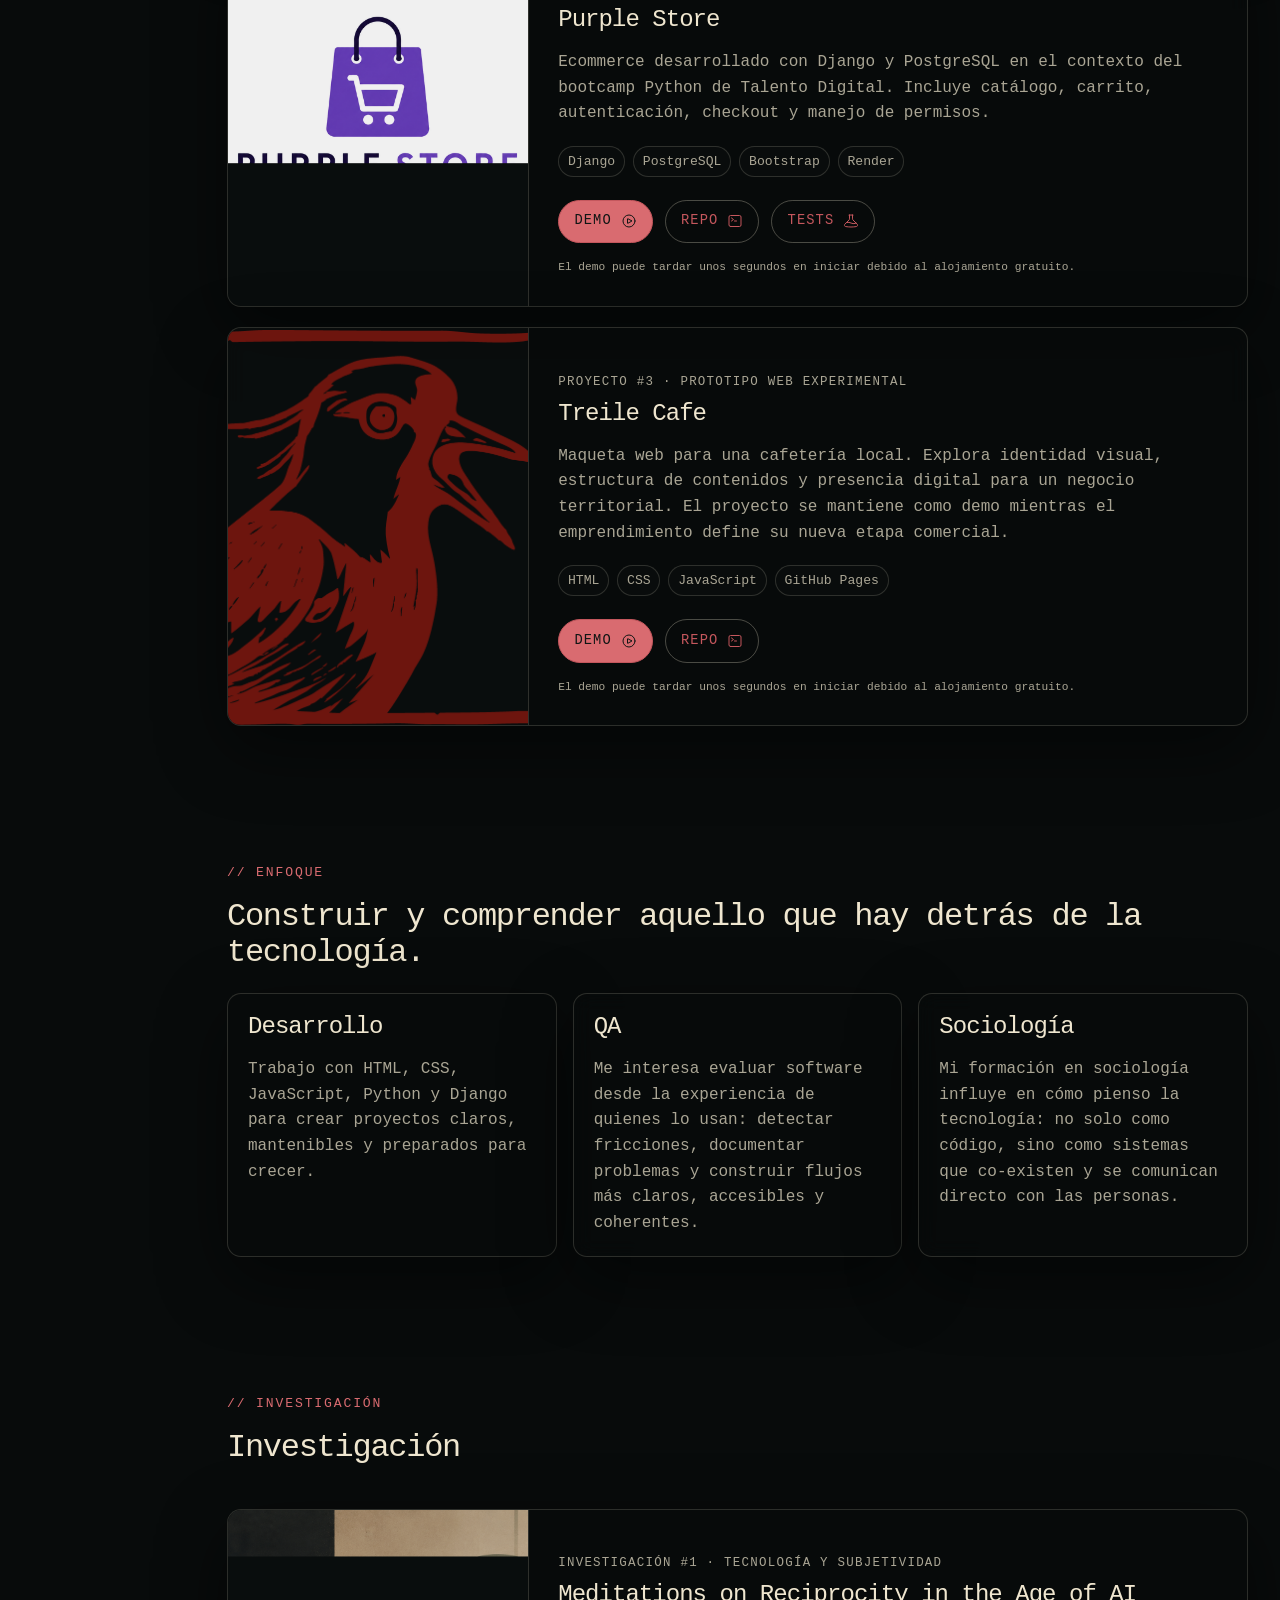
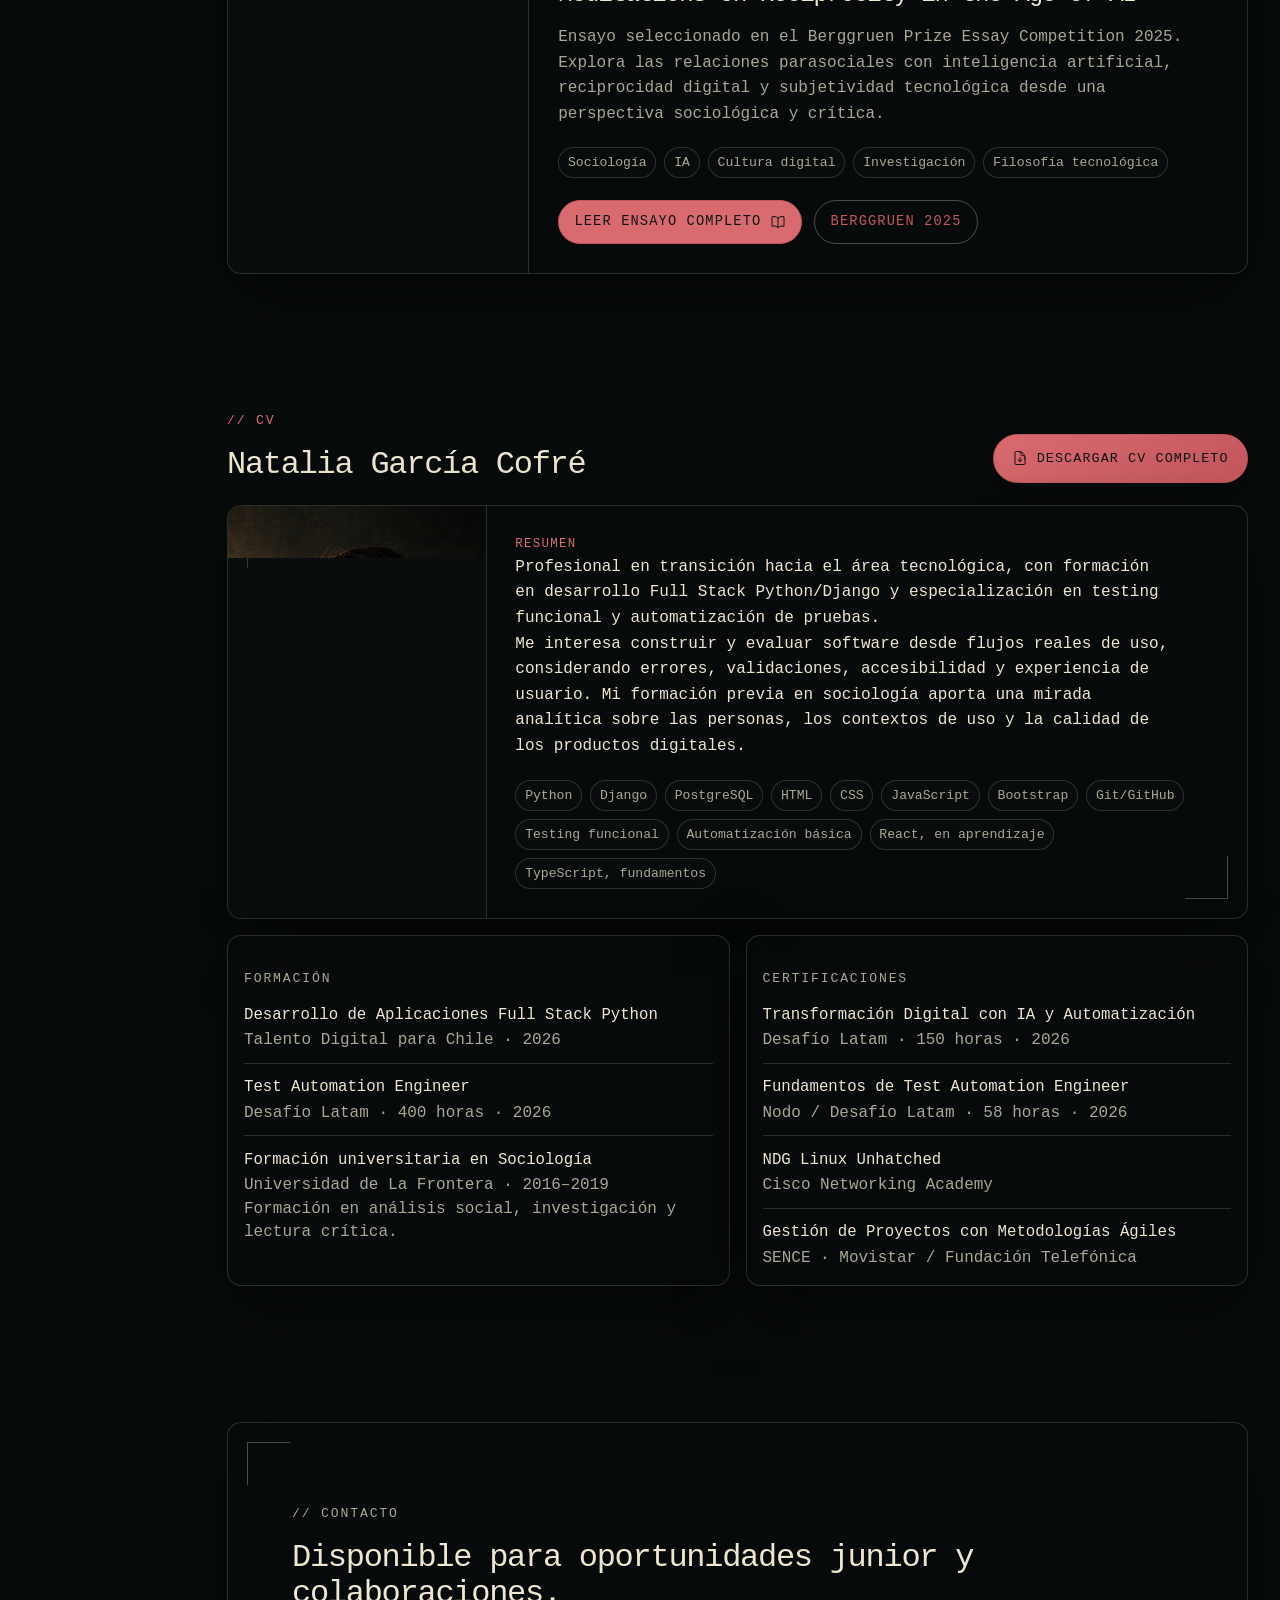
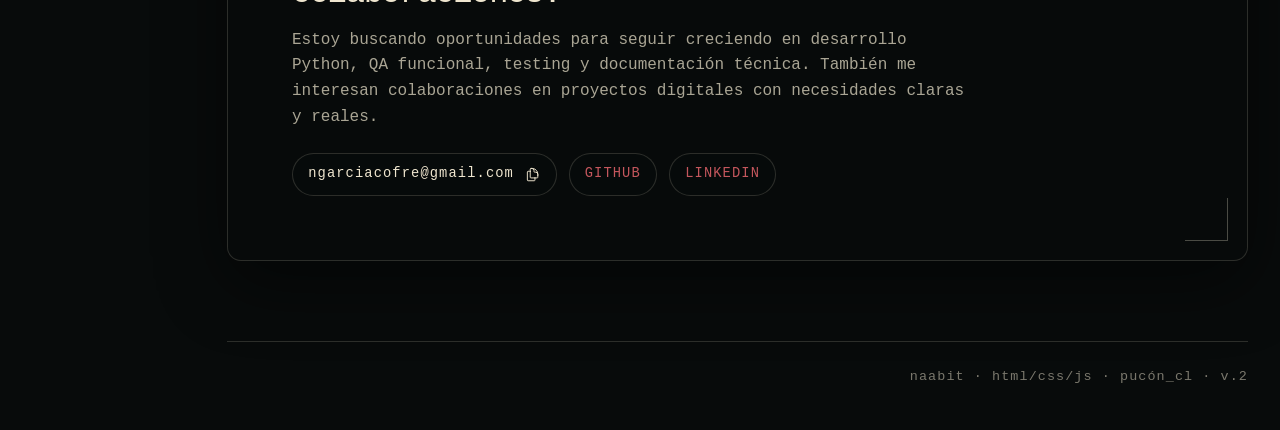
<file: proyectos.html>
<!doctype html>
<html lang="es">
  <head>
    <meta charset="UTF-8" />
    <meta http-equiv="refresh" content="0; url=./index.html#proyectos" />
    <meta name="viewport" content="width=device-width, initial-scale=1.0" />
    <title>Redirigiendo a proyectos</title>
    <link rel="canonical" href="./index.html#proyectos" />
  </head>
  <body>
    <p>Redirigiendo a <a href="./index.html#proyectos">proyectos</a>…</p>
  </body>
</html>
</file>
<file: assets/css/style.css>
:root {
  --color-bg: #080b0b;
  --color-bg-soft: #101514;
  --color-surface: rgba(8, 11, 11, 0.68);
  --color-surface-muted: rgba(16, 21, 20, 0.32);
  --color-text: #efe6cf;
  --color-text-soft: rgba(216, 210, 189, 0.78);
  --color-text-muted: rgba(216, 210, 189, 0.55);
  --color-primary: #d96b70;
  --color-primary-dark: #c4575d;
  --color-primary-soft: rgba(217, 107, 112, 0.12);
  --color-border: rgba(216, 210, 189, 0.18);
  --color-border-strong: rgba(216, 210, 189, 0.32);
  --color-sidebar: rgba(16, 21, 20, 0.42);
  --color-sidebar-mobile: rgba(16, 21, 20, 0.76);
  --color-overlay-main: rgba(8, 11, 11, 0.96);
  --color-overlay-mid: rgba(8, 11, 11, 0.62);
  --color-overlay-end: rgba(8, 11, 11, 0.9);
  --color-radial: rgba(217, 107, 112, 0.35);
  --shadow-card: 0 22px 70px rgba(0, 0, 0, 0.48);
  --shadow-float: 0 16px 40px rgba(0, 0, 0, 0.28);
  --font-mono: "Courier New", monospace;
  --radius: 14px;
  --sidebar-width: 195px;
  --frame-corner-size: 42px;
  --frame-corner-offset: 1.2rem;
  --frame-content-safe: calc(var(--frame-corner-offset) + var(--frame-corner-size) + 0.75rem);
}

html[data-theme="light"] {
  --color-bg: #50505085;
  --color-bg-soft: #fff8ece5;
  --color-surface: rgba(255, 248, 236, 0.88);
  --color-surface-muted: rgba(243, 227, 205, 0.66);
  --color-text: #2d241f;
  --color-text-soft: rgba(61, 47, 40, 0.82);
  --color-text-muted: rgba(61, 47, 40, 0.6);
  --color-primary: #df2d36;
  --color-primary-dark: #a44d52;
  --color-primary-soft: rgba(217, 107, 112, 0.16);
  --color-border: rgba(88, 66, 54, 0.16);
  --color-border-strong: rgba(88, 66, 54, 0.28);
  --color-sidebar: rgba(255, 248, 236, 0.94);
  --color-sidebar-mobile: rgba(255, 248, 236, 0.94);
  --color-overlay-main: rgba(246, 239, 227, 0.92);
  --color-overlay-mid: rgba(246, 239, 227, 0.72);
  --color-overlay-end: rgba(255, 248, 236, 0.88);
  --color-radial: rgba(217, 107, 112, 0.16);
  --shadow-card: 0 20px 52px rgba(112, 84, 64, 0.16);
  --shadow-float: 0 18px 34px rgba(112, 84, 64, 0.2);
}

* {
  box-sizing: border-box;
  margin: 0;
  padding: 0;
}

html {
  scroll-behavior: smooth;
}

section[id] {
  scroll-margin-top: 1.25rem;
}

body {
  min-height: 100vh;
  overflow-x: hidden;
  background: var(--color-bg);
  color: var(--color-text);
  font-family: var(--font-mono);
  line-height: 1.6;
  -webkit-font-smoothing: antialiased;
  -moz-osx-font-smoothing: grayscale;
}

body.is-loading {
  overflow: hidden;
}

body::before {
  content: "";
  position: fixed;
  inset: 0;
  z-index: -2;
  pointer-events: none;
  background: var(--color-bg);
}

body::after {
  content: "";
  position: fixed;
  inset: 0;
  z-index: -1;
  pointer-events: none;
  background-image:
    linear-gradient(90deg, var(--color-overlay-main), var(--color-overlay-mid), var(--color-overlay-end)),
    radial-gradient(circle at 72% 42%, var(--color-radial), transparent 0 10%, transparent 20%),
    url("../img/bg/hero-bg.png");
  background-size: cover;
  background-position: center;
  filter: grayscale(0.55) contrast(1.08) brightness(0.8);
}

img {
  max-width: 100%;
  display: block;
}

a {
  color: inherit;
  text-decoration: none;
}

a:hover {
  color: var(--color-primary);
}

a:focus-visible,
button:focus-visible {
  outline: 2px solid rgba(217, 107, 112, 0.75);
  outline-offset: 4px;
  border-radius: 8px;
}

button {
  font: inherit;
}

.page-loader {
  position: fixed;
  inset: 0;
  z-index: 9999;
  display: grid;
  place-items: center;
  padding: 1.5rem;
  background:
    linear-gradient(135deg, var(--color-overlay-main), var(--color-overlay-end)),
    var(--color-bg);
  transition: opacity 0.35s ease, visibility 0.35s ease;
}

.page-loader.is-hidden {
  opacity: 0;
  visibility: hidden;
  pointer-events: none;
}

.page-loader__label {
  color: var(--color-text);
  font-size: clamp(1.15rem, 2.5vw, 1.8rem);
  letter-spacing: 0.18em;
  text-transform: uppercase;
  text-align: center;
}

.site-layout {
  display: grid;
  grid-template-columns: var(--sidebar-width) minmax(0, 1fr);
  min-height: 100vh;
}

.sidebar {
  position: sticky;
  top: 0;
  height: 100vh;
  display: flex;
  flex-direction: column;
  gap: 1.25rem;
  padding: 1.5rem 1.25rem;
  overflow: auto;
  border-right: 1px solid var(--color-border);
  background: var(--color-sidebar);
  backdrop-filter: blur(10px);
}

.sidebar__top {
  display: flex;
  align-items: center;
  justify-content: space-between;
  gap: 0.85rem;
}

.brand {
  display: inline-flex;
  align-items: center;
}

.brand__logo {
  width: min(220px, 100%);
  height: auto;
  opacity: 0.94;
}

.nav {
  display: flex;
  flex-direction: column;
  gap: 0.9rem;
  margin-top: auto;
  padding-bottom: 0.25rem;
}

.nav a {
  color: var(--color-text);
  font-size: 0.95rem;
  transition: color 0.2s ease, transform 0.2s ease;
}

.nav a:hover {
  color: var(--color-primary);
  transform: translateX(6px);
}

.nav-toggle {
  display: none;
}

.main {
  min-height: 100vh;
  display: flex;
  flex-direction: column;
  gap: clamp(1rem, 2vw, 1.5rem);
  padding: clamp(1.25rem, 3vw, 2rem);
}

.hero,
.section {
  position: relative;
  z-index: 1;
}

.frame-panel,
.project-card,
.info-card {
  position: relative;
  background: var(--color-surface);
  border: 1px solid var(--color-border);
  box-shadow: var(--shadow-card);
  backdrop-filter: blur(10px);
}

.frame-panel::before,
.frame-panel::after {
  content: "";
  position: absolute;
  width: var(--frame-corner-size);
  height: var(--frame-corner-size);
  z-index: 0;
  pointer-events: none;
}

.frame-panel::before {
  top: var(--frame-corner-offset);
  left: var(--frame-corner-offset);
  border-top: 1px solid var(--color-border-strong);
  border-left: 1px solid var(--color-border-strong);
}

.frame-panel::after {
  right: var(--frame-corner-offset);
  bottom: var(--frame-corner-offset);
  border-right: 1px solid var(--color-border-strong);
  border-bottom: 1px solid var(--color-border-strong);
}

.frame-panel > * {
  position: relative;
  z-index: 1;
}

.hero {
  min-height: calc(100vh - 4rem);
  display: grid;
  align-items: center;
  gap: 1rem;
}

.hero__panel {
  width: min(760px, 100%);
  padding: clamp(2rem, 5vw, 4rem);
}

.eyebrow {
  margin-bottom: 1rem;
  color: var(--color-primary);
  font-size: 0.82rem;
  letter-spacing: 0.14em;
  text-transform: uppercase;
}

h1,
h2,
h3 {
  color: var(--color-text);
  font-weight: 400;
  line-height: 1.12;
  letter-spacing: -0.04em;
}

h1 {
  max-width: 780px;
  font-size: clamp(2.25rem, 6vw, 4.5rem);
}

h2 {
  font-size: clamp(1.45rem, 3vw, 2rem);
}

h3 {
  font-size: clamp(1.2rem, 2vw, 1.5rem);
}

.hero__text,
.info-card p,
.project-card p,
.contact-band p {
  max-width: 680px;
  margin-top: 1rem;
  color: var(--color-text-soft);
}

.hero__actions,
.project-card__actions,
.contact-options {
  display: flex;
  flex-wrap: wrap;
  gap: 0.75rem;
  margin-top: 1.4rem;
}

.project-card__note {
  margin-top: 0.75rem;
  font-size: 0.70em;
  color: var(--color-text-soft);
}

.button,
.contact-link,
.text-link {
  display: inline-flex;
  align-items: center;
  width: fit-content;
  color: var(--color-primary-dark);
  font-size: 0.86rem;
  letter-spacing: 0.08em;
  text-transform: uppercase;
}

.button,
.contact-link {
  justify-content: center;
  padding: 0.62rem 0.95rem;
  border: 1px solid var(--color-border);
  border-radius: 999px;
  background: var(--color-surface);
  color: var(--color-text);
  transition: transform 0.2s ease, border-color 0.2s ease, background 0.2s ease, color 0.2s ease;
}

.contact-copy {
  display: inline-flex;
  align-items: center;
  justify-content: space-between;
  gap: 0.7rem;
  min-width: min(100%, 18rem);
  padding: 0.62rem 0.95rem;
  border: 1px solid var(--color-border);
  border-radius: 999px;
  background: var(--color-surface);
  color: var(--color-text);
  font: inherit;
  font-size: 0.86rem;
  letter-spacing: 0.08em;
  cursor: pointer;
  transition: transform 0.2s ease, border-color 0.2s ease, background 0.2s ease, color 0.2s ease;
}

.contact-copy__text {
  min-width: 0;
  overflow-wrap: anywhere;
  text-align: left;
}

.contact-copy__icon {
  width: 0.95rem;
  height: 0.95rem;
  flex: 0 0 auto;
}

.contact-copy__icon--success {
  display: none;
}

.button--icon {
  padding: 0;
  width: 3.15rem;
  height: 3.15rem;
  border-radius: 14px;
  overflow: hidden;
}

.button__icon {
  width: 100%;
  height: 100%;
  object-fit: cover;
  display: block;
}

.button__icon--inline {
  width: 1rem;
  height: 1rem;
  flex: 0 0 auto;
}

.button {
  gap: 0.55rem;
}

.visually-hidden {
  position: absolute;
  width: 1px;
  height: 1px;
  padding: 0;
  margin: -1px;
  overflow: hidden;
  clip: rect(0, 0, 0, 0);
  white-space: nowrap;
  border: 0;
}

.button--primary {
  background: var(--color-primary);
  color: var(--color-bg-soft);
  border: 1px solid var(--color-primary-dark);
}

.button--primary:hover {
  background: var(--color-primary-dark);
  color: var(--color-bg-soft);
}

.button--ghost {
  background: transparent;
  color: var(--color-primary-dark);
  border: 1px solid var(--color-border-strong);
}

.button:hover,
.contact-link:hover,
.contact-copy:hover {
  transform: translateY(-1px);
}

.button--ghost:hover {
  background: var(--color-primary-soft);
  color: var(--color-primary-dark);
}

.text-link {
  padding-bottom: 0.2rem;
  color: var(--color-primary-dark);
  border-bottom: 1px solid transparent;
}

.text-link::after {
  content: "_";
  margin-left: 0.18em;
  animation: cursor-blink 1.05s steps(1, end) infinite;
}

.text-link:hover,
.contact-link:hover,
.contact-copy:hover {
  color: var(--color-primary);
}

.text-link:hover {
  border-color: var(--color-primary);
}

.cv-download {
  display: inline-flex;
  align-items: center;
  justify-content: center;
  gap: 0.55rem;
  padding: 0.78rem 1.15rem;
  border: 1px solid var(--color-primary-dark);
  border-radius: 999px;
  background:
    linear-gradient(135deg, var(--color-primary), var(--color-primary-dark));
  box-shadow: 0 14px 26px rgba(0, 0, 0, 0.22);
  color: var(--color-bg-soft);
  font-size: 0.84rem;
  letter-spacing: 0.08em;
  text-transform: uppercase;
  transition:
    transform 0.2s ease,
    box-shadow 0.2s ease,
    filter 0.2s ease;
}

.cv-download__icon {
  width: 1rem;
  height: 1rem;
  flex: 0 0 auto;
}

.cv-download:hover {
  color: var(--color-bg-soft);
  transform: translateY(-2px);
  box-shadow: 0 18px 30px rgba(0, 0, 0, 0.28);
  filter: saturate(1.08);
}

@keyframes cursor-blink {
  0%, 49% { opacity: 1; }
  50%, 100% { opacity: 0; }
}

.hero__meta {
  align-self: end;
  justify-self: end;
  color: var(--color-text-muted);
  font-size: 0.72rem;
  letter-spacing: 0.08em;
}

.section {
  padding: clamp(2rem, 5vw, 3.5rem) 0;
}

.section-header {
  margin-bottom: 1.4rem;
}

.section-header--inline {
  display: flex;
  align-items: end;
  justify-content: space-between;
  gap: 1.5rem;
}

.intro__grid {
  display: grid;
  grid-template-columns: repeat(3, minmax(0, 1fr));
  gap: 1rem;
}

.cv-grid {
  display: grid;
  grid-template-columns: repeat(2, minmax(0, 1fr));
  gap: 1rem;
}

.cv-layout {
  display: grid;
  gap: 1rem;
}

.info-card {
  min-height: 100%;
  padding: 1.25rem;
  border-radius: var(--radius);
}

.projects-list,
.projects-preview {
  display: grid;
  gap: 1.25rem;
}

.project-card {
  display: grid;
  grid-template-columns: minmax(240px, 0.42fr) minmax(0, 1fr);
  overflow: hidden;
  border-radius: var(--radius);
}

.project-card__media {
  min-height: 260px;
  border-right: 1px solid var(--color-border);
  background: var(--color-surface-muted);
}

.project-card__media img {
  width: 100%;
  height: 100%;
  object-fit: cover;
  filter: grayscale(0.12) contrast(1.02) brightness(0.94);
}

.project-card__body {
  display: flex;
  min-width: 0;
  flex-direction: column;
  justify-content: center;
  padding: clamp(1.25rem, 2.5vw, 1.8rem);
}

.project-card__kicker {
  margin-top: 0;
  color: var(--color-primary);
  font-size: 0.78rem;
  letter-spacing: 0.1em;
  text-transform: uppercase;
}

.project-card h2,
.project-card h3 {
  margin-top: 0.5rem;
  color: var(--color-text);
}

.tag-list {
  display: flex;
  flex-wrap: wrap;
  gap: 0.5rem;
  margin-top: 1.2rem;
  list-style: none;
}

.tag-list li {
  padding: 0.25rem 0.55rem;
  background: var(--color-surface-muted);
  color: var(--color-text-soft);
  border: 1px solid var(--color-border);
  border-radius: 999px;
  font-size: 0.82rem;
}

.contact-band .frame-panel {
  padding: clamp(2rem, 5vw, 4rem);
  border-radius: var(--radius);
}

.cv-profile {
  display: grid;
  grid-template-columns: minmax(220px, 0.34fr) minmax(0, 1fr);
  overflow: hidden;
  border-radius: var(--radius);
}

.cv-profile__media {
  min-height: 100%;
  border-right: 1px solid var(--color-border);
  background: var(--color-surface-muted);
}

.cv-profile__media img {
  width: 100%;
  height: 100%;
  object-fit: cover;
  object-position: center top;
  filter: contrast(1.02) brightness(0.96);
}

.cv-profile__body {
  padding: clamp(1.25rem, 2.5vw, 1.8rem);
}

.cv-copy {
  max-width: 68ch;
}

.cv-card .eyebrow {
  margin-bottom: 0.85rem;
}

.cv-card {
  padding: 1rem;
}

.cv-stack {
  margin-top: 1.3rem;
}

.cv-list strong {
  color: var(--color-text);
  font-size: 0.98rem;
  font-weight: 500;
}

.cv-list {
  display: grid;
  gap: 0.7rem;
  margin: 0;
  padding: 0;
  list-style: none;
}

.cv-list li {
  display: grid;
  gap: 0.1rem;
  padding-bottom: 0.7rem;
  border-bottom: 1px solid var(--color-border);
}

.cv-list li:last-child {
  padding-bottom: 0;
  border-bottom: 0;
}

.cv-list span {
  color: var(--color-text-soft);
  line-height: 1.4;
}

.site-footer {
  display: flex;
  align-items: center;
  justify-content: space-between;
  gap: 1.25rem;
  margin-top: auto;
  padding-top: 0.75rem;
  border-top: 1px solid var(--color-border);
}

.site-footer__links {
  display: flex;
  align-items: center;
  gap: 0.85rem;
}

.site-footer__links a {
  display: inline-grid;
  place-items: center;
  width: 44px;
  height: 44px;
  border-radius: 999px;
  overflow: hidden;
  transition: transform 0.22s ease, opacity 0.22s ease, background-color 0.22s ease;
}

.site-footer__links a:hover {
  transform: translateY(-2px) scale(1.06);
  opacity: 0.92;
  background-color: var(--color-primary-soft);
}

.site-footer__links img {
  width: 44px;
  height: auto;
  opacity: 0.92;
  border-radius: inherit;
}

.site-footer__meta {
  color: var(--color-text-muted);
  font-size: 0.84rem;
  letter-spacing: 0.08em;
  text-align: right;
  text-transform: lowercase;
}

.contact-link {
  color: var(--color-primary-dark);
}

.contact-link:hover,
.contact-copy:hover {
  background: var(--color-primary-soft);
}

.contact-email-group {
  display: inline-flex;
  width: fit-content;
}

.contact-copy.is-copied {
  border-color: var(--color-primary-dark);
  background: var(--color-primary-soft);
  color: var(--color-primary);
}

.contact-copy.is-copied .contact-copy__icon--copy {
  display: none;
}

.contact-copy.is-copied .contact-copy__icon--success {
  display: block;
}

.theme-toggle {
  position: fixed;
  top: 1.25rem;
  right: 1.25rem;
  z-index: 80;
  display: inline-grid;
  place-items: center;
  width: 4rem;
  height: 4rem;
  padding: 0;
  border: 1px solid var(--color-border-strong);
  border-radius: 14px;
  background: #fff;
  box-shadow: var(--shadow-float);
  backdrop-filter: blur(14px);
  cursor: pointer;
  transition: transform 0.2s ease, background 0.2s ease, border-color 0.2s ease;
}

.theme-toggle:hover {
  transform: translateY(-2px) scale(1.03);
  background: #fff;
  border-color: var(--color-primary);
}

.theme-toggle__icon {
  position: absolute;
  width: 3.12rem;
  height: 3.12rem;
  object-fit: contain;
  transition: opacity 0.2s ease, transform 0.2s ease;
}

.theme-toggle__icon--moon {
  opacity: 1;
  transform: scale(1) rotate(0deg);
}

.theme-toggle__icon--sun {
  opacity: 0;
  transform: scale(0.8) rotate(-12deg);
}

html[data-theme="light"] .theme-toggle__icon--sun {
  opacity: 1;
  transform: scale(1) rotate(0deg);
}

html[data-theme="light"] .theme-toggle__icon--moon {
  opacity: 0;
  transform: scale(0.8) rotate(12deg);
}

@media (prefers-reduced-motion: reduce) {
  html { scroll-behavior: auto; }
  *, *::before, *::after {
    animation-duration: 0.001ms !important;
    animation-iteration-count: 1 !important;
    scroll-behavior: auto !important;
    transition-duration: 0.001ms !important;
  }
}

@media (max-width: 960px) {
  .intro__grid {
    grid-template-columns: 1fr;
  }

  .cv-grid {
    grid-template-columns: 1fr;
  }

  .cv-profile {
    grid-template-columns: 1fr;
  }

  .cv-profile__media {
    min-height: 340px;
    border-right: 0;
    border-bottom: 1px solid var(--color-border);
  }

  .project-card {
    grid-template-columns: 1fr;
  }

  .project-card__media {
    min-height: 220px;
    border-right: 0;
    border-bottom: 1px solid var(--color-border);
  }
}

@media (max-width: 850px) {
  :root {
    --sidebar-rail: 56px;
    --sidebar-open: 260px;
    --frame-corner-size: 26px;
    --frame-corner-offset: 0.85rem;
    --frame-content-safe: calc(var(--frame-corner-offset) + var(--frame-corner-size) + 0.65rem);
  }

  .site-layout {
    grid-template-columns: 1fr;
  }

  .sidebar {
    position: fixed;
    inset: 0 auto 0 0;
    z-index: 50;
    width: var(--sidebar-rail);
    height: 100vh;
    gap: 0;
    overflow: hidden;
    padding: 0;
    border-right: 1px solid var(--color-border);
    background: var(--color-sidebar-mobile);
    transition: width 0.25s ease;
  }

  .sidebar__top {
    min-height: 0;
    justify-content: center;
    padding: 0.75rem 0.5rem 0.5rem;
    border-bottom: 1px solid var(--color-border);
  }

  .brand {
    display: none;
  }

  .brand__logo {
    width: 150px;
  }

  .nav-toggle {
    display: inline-grid;
    place-items: center;
    width: 40px;
    height: 40px;
    cursor: pointer;
    border: 1px solid var(--color-border);
    border-radius: 10px;
    background: var(--color-surface-muted);
  }

  .nav-toggle__bar {
    display: block;
    width: 18px;
    height: 1px;
    margin: 2px 0;
    background: var(--color-text-soft);
  }

  .nav {
    gap: 0.55rem;
    margin-top: 0;
    padding: 0 0.9rem 1rem;
    opacity: 0;
    visibility: hidden;
    pointer-events: none;
    transform: translateX(-6px);
    transition: opacity 0.18s ease, transform 0.18s ease, visibility 0.18s ease;
  }

  .nav a {
    font-size: 0.82rem;
  }

  .sidebar--open {
    width: var(--sidebar-open);
    overflow: auto;
  }

  .sidebar--open .sidebar__top {
    justify-content: space-between;
    padding: 0.85rem 1rem 0.75rem;
  }

  .sidebar--open .brand {
    display: flex;
  }

  .sidebar--open .nav {
    opacity: 1;
    visibility: visible;
    pointer-events: auto;
    transform: translateX(0);
  }

  .main {
    padding: 1.2rem 1.2rem 1.8rem calc(1.2rem + var(--sidebar-rail));
  }

  .theme-toggle {
    top: 0.9rem;
    right: 0.9rem;
    width: 3.5rem;
    height: 3.5rem;
  }

  .theme-toggle__icon {
    width: 2.81rem;
    height: 2.81rem;
  }

  .hero {
    min-height: calc(100vh - 2.4rem);
  }

  .hero__panel,
  .contact-band .frame-panel {
    padding: max(1.25rem, var(--frame-content-safe)) 1rem;
  }

  h1 {
    font-size: clamp(2rem, 11vw, 3rem);
  }

  .hero__meta {
    display: none;
  }

  .section-header--inline,
  .site-footer {
    align-items: flex-start;
    flex-direction: column;
  }

  .site-footer__meta {
    text-align: left;
  }
}
</file>
